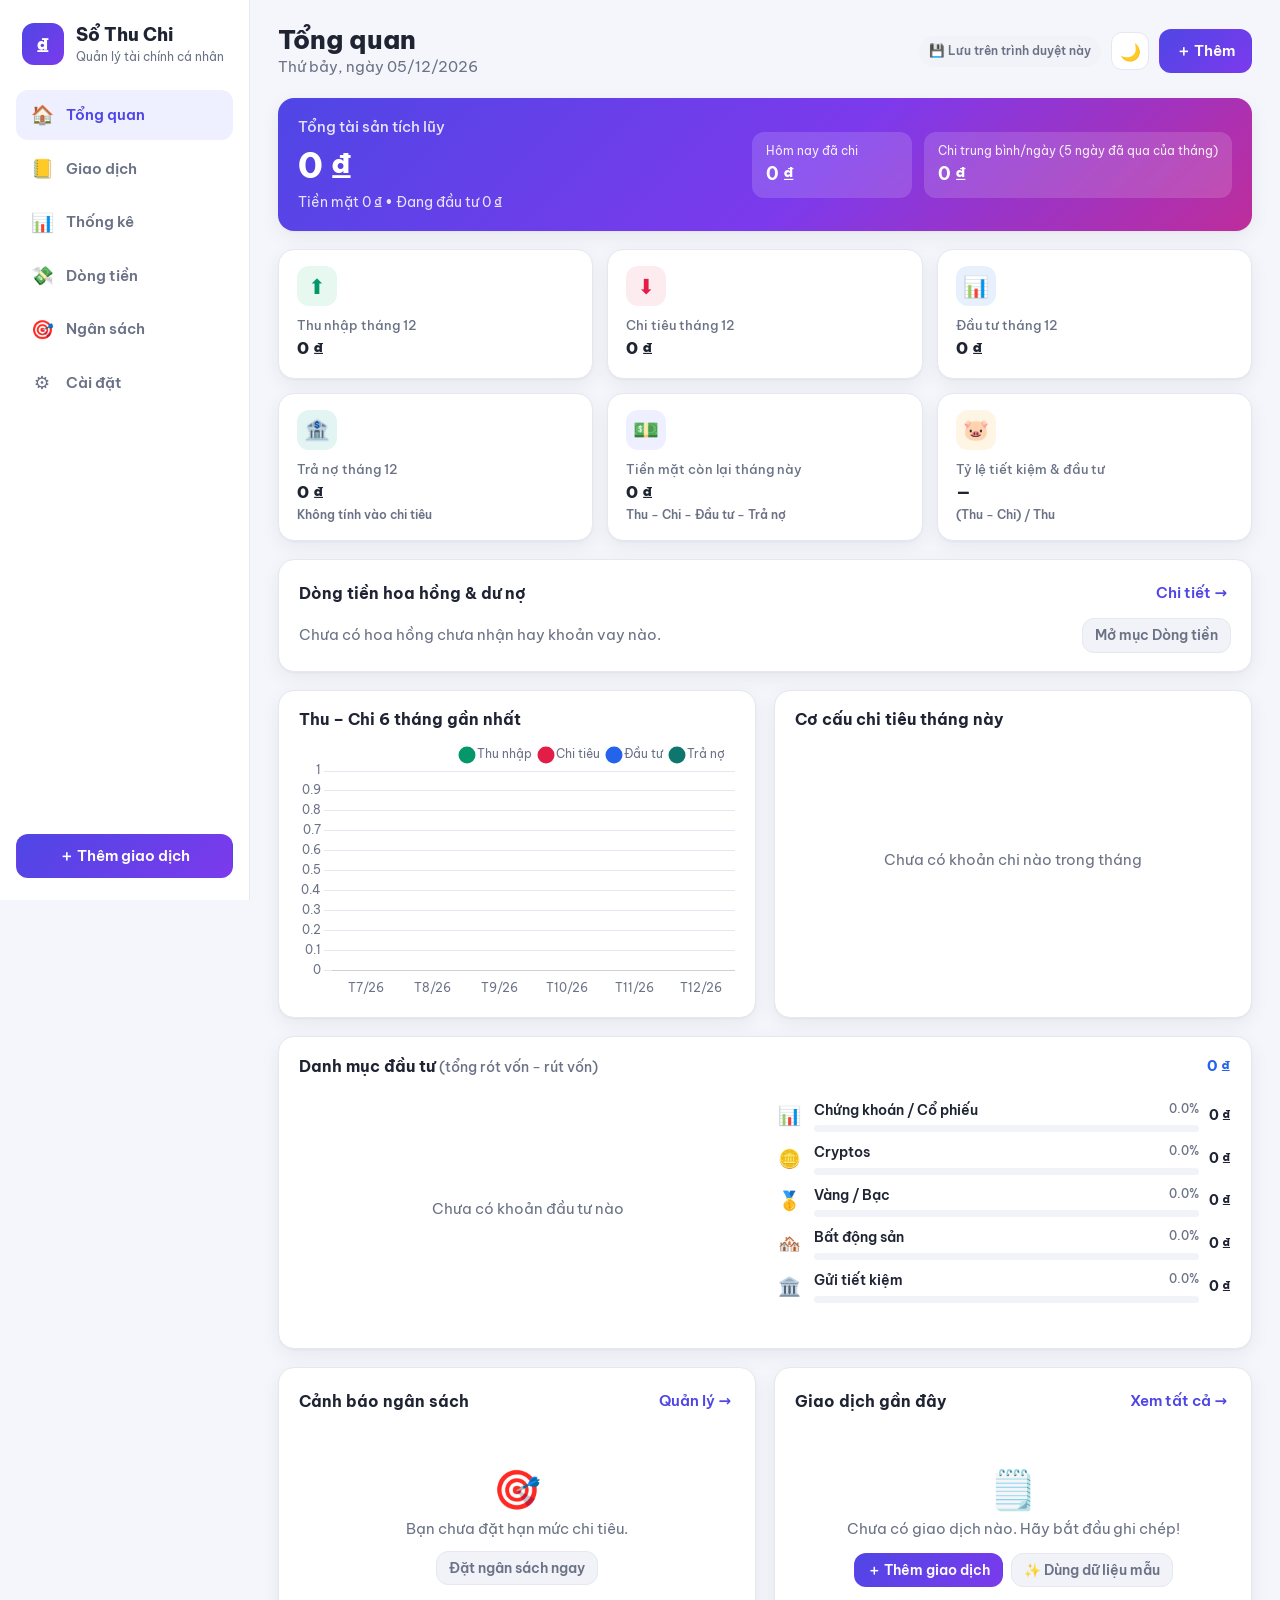
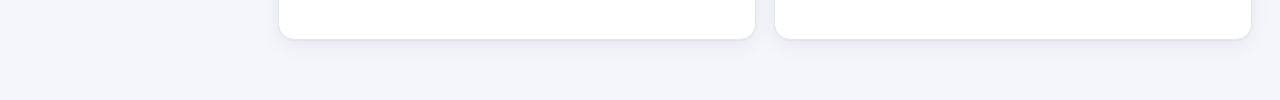
<file: index.html>
<!doctype html>
<html lang="vi">
<head>
  <meta charset="utf-8" />
  <meta name="viewport" content="width=device-width, initial-scale=1, viewport-fit=cover" />
  <title>Sổ Thu Chi – Quản lý chi tiêu cá nhân</title>
  <meta name="theme-color" content="#4f46e5" />
  <link rel="preconnect" href="https://fonts.googleapis.com" />
  <link rel="stylesheet" href="https://fonts.googleapis.com/css2?family=Be+Vietnam+Pro:wght@400;500;600;700;800&display=swap" />
  <link rel="stylesheet" href="css/style.css" />
  <script src="js/vendor/chart.umd.min.js" defer></script>
  <script src="js/vendor/xlsx.mini.min.js" defer></script>
  <script src="js/app.js" defer></script>
</head>
<body>
  <div class="app">
    <!-- Thanh điều hướng -->
    <aside class="sidebar">
      <div class="brand">
        <div class="brand-logo">₫</div>
        <div>
          <div class="brand-name">Sổ Thu Chi</div>
          <div class="brand-sub">Quản lý tài chính cá nhân</div>
        </div>
      </div>
      <nav class="nav" id="nav">
        <button class="nav-item active" data-view="dashboard"><span class="nav-ico">🏠</span><span>Tổng quan</span></button>
        <button class="nav-item" data-view="transactions"><span class="nav-ico">📒</span><span>Giao dịch</span></button>
        <button class="nav-item" data-view="reports"><span class="nav-ico">📊</span><span>Thống kê</span></button>
        <button class="nav-item" data-view="forecast"><span class="nav-ico">💸</span><span>Dòng tiền</span></button>
        <button class="nav-item" data-view="budgets"><span class="nav-ico">🎯</span><span>Ngân sách</span></button>
        <button class="nav-item" data-view="settings"><span class="nav-ico">⚙️</span><span>Cài đặt</span></button>
      </nav>
      <button class="btn btn-primary btn-add-side" data-action="add">＋ Thêm giao dịch</button>
    </aside>

    <main class="main">
      <header class="topbar">
        <div>
          <h1 id="viewTitle">Tổng quan</h1>
          <div class="muted" id="todayLabel"></div>
        </div>
        <div class="topbar-actions">
          <span class="sync wait" id="syncStatus"></span>
          <button class="icon-btn" id="themeToggle" title="Đổi giao diện sáng/tối">🌙</button>
          <button class="btn btn-primary hide-mobile" data-action="add">＋ Thêm</button>
        </div>
      </header>

      <!-- ============ TỔNG QUAN ============ -->
      <section class="view active" id="view-dashboard">
        <div class="hero card">
          <div class="hero-left">
            <div class="hero-label">Tổng tài sản tích lũy</div>
            <div class="hero-value" id="dbBalance">0 ₫</div>
            <div class="hero-sub" id="dbBalanceSub"></div>
          </div>
          <div class="hero-right">
            <div class="hero-mini"><span>Hôm nay đã chi</span><b id="dbToday">0 ₫</b></div>
            <div class="hero-mini"><span id="dbAvgLabel">Chi trung bình/ngày (tháng này)</span><b id="dbAvg">0 ₫</b></div>
          </div>
        </div>

        <div class="stats-grid" id="dbStats"></div>

        <div class="card">
          <div class="card-head">
            <h3>Dòng tiền hoa hồng &amp; dư nợ</h3>
            <button class="link-btn" data-goto="forecast">Chi tiết →</button>
          </div>
          <div id="dbForecast"></div>
        </div>

        <div class="grid-2">
          <div class="card">
            <div class="card-head"><h3>Thu – Chi 6 tháng gần nhất</h3></div>
            <div class="chart-box"><canvas id="dbTrendChart"></canvas></div>
          </div>
          <div class="card">
            <div class="card-head"><h3>Cơ cấu chi tiêu tháng này</h3></div>
            <div class="chart-box chart-pie"><canvas id="dbPieChart"></canvas></div>
            <div class="empty-chart hidden" id="dbPieEmpty">Chưa có khoản chi nào trong tháng</div>
            <div id="dbPieTable"></div>
          </div>
        </div>

        <div class="card">
          <div class="card-head">
            <h3>Danh mục đầu tư <span class="muted small" style="font-weight:500">(tổng rót vốn − rút vốn)</span></h3>
            <b class="invest-text" id="dbPortTotal"></b>
          </div>
          <div class="grid-2">
            <div>
              <div class="chart-box chart-pie"><canvas id="dbPortPie"></canvas></div>
              <div class="empty-chart hidden" id="dbPortEmpty">Chưa có khoản đầu tư nào</div>
            </div>
            <div class="cat-table" id="dbPortTable"></div>
          </div>
        </div>

        <div class="grid-2">
          <div class="card">
            <div class="card-head">
              <h3>Cảnh báo ngân sách</h3>
              <button class="link-btn" data-goto="budgets">Quản lý →</button>
            </div>
            <div id="dbBudgetAlerts"></div>
          </div>
          <div class="card">
            <div class="card-head">
              <h3>Giao dịch gần đây</h3>
              <button class="link-btn" data-goto="transactions">Xem tất cả →</button>
            </div>
            <div id="dbRecent"></div>
          </div>
        </div>
      </section>

      <!-- ============ GIAO DỊCH ============ -->
      <section class="view" id="view-transactions">
        <div class="card filters">
          <input type="search" id="fSearch" class="input" placeholder="🔍 Tìm theo ghi chú, danh mục..." />
          <select id="fType" class="input">
            <option value="all">Tất cả loại</option>
            <option value="income">Thu nhập</option>
            <option value="expense">Chi tiêu</option>
            <option value="invest">Đầu tư</option>
            <option value="repay">Trả nợ</option>
          </select>
          <select id="fCat" class="input"></select>
          <input type="date" id="fFrom" class="input" title="Từ ngày" />
          <input type="date" id="fTo" class="input" title="Đến ngày" />
          <button class="btn btn-ghost" id="fReset">Xóa lọc</button>
        </div>
        <div class="summary-strip" id="txSummary"></div>
        <div id="txList"></div>
      </section>

      <!-- ============ THỐNG KÊ ============ -->
      <section class="view" id="view-reports">
        <div class="card report-toolbar">
          <div class="segmented" id="periodTabs">
            <button data-period="day">Ngày</button>
            <button data-period="week">Tuần</button>
            <button data-period="month" class="active">Tháng</button>
            <button data-period="quarter">Quý</button>
            <button data-period="year">Năm</button>
          </div>
          <div class="period-nav">
            <button class="icon-btn" id="prevPeriod" title="Kỳ trước">‹</button>
            <div class="period-label" id="periodLabel"></div>
            <button class="icon-btn" id="nextPeriod" title="Kỳ sau">›</button>
            <button class="btn btn-ghost btn-sm" id="currentPeriod">Hiện tại</button>
            <button class="btn btn-ghost btn-sm" id="rpExcel" title="Xuất kỳ đang xem ra file Excel">⬇️ Excel</button>
          </div>
        </div>

        <div class="stats-grid" id="rpStats"></div>

        <div class="card">
          <div class="card-head"><h3 id="rpTrendTitle">Diễn biến thu – chi</h3></div>
          <div class="chart-box chart-lg"><canvas id="rpTrendChart"></canvas></div>
        </div>

        <div class="grid-2">
          <div class="card">
            <div class="card-head"><h3>Chi tiêu theo danh mục</h3></div>
            <div class="chart-box chart-pie"><canvas id="rpExpPie"></canvas></div>
            <div class="empty-chart hidden" id="rpExpEmpty">Không có khoản chi trong kỳ</div>
            <div id="rpExpTable"></div>
          </div>
          <div class="card">
            <div class="card-head"><h3>Thu nhập theo nguồn</h3></div>
            <div class="chart-box chart-pie"><canvas id="rpIncPie"></canvas></div>
            <div class="empty-chart hidden" id="rpIncEmpty">Không có khoản thu trong kỳ</div>
            <div id="rpIncTable"></div>
          </div>
        </div>

        <div class="card">
          <div class="card-head"><h3>Hoa hồng đã nhận theo căn</h3></div>
          <div id="rpCommTable"></div>
        </div>

        <div class="card">
          <div class="card-head"><h3>Đầu tư theo danh mục</h3></div>
          <div class="grid-2">
            <div>
              <div class="chart-box chart-pie"><canvas id="rpInvPie"></canvas></div>
              <div class="empty-chart hidden" id="rpInvEmpty">Không có khoản đầu tư trong kỳ</div>
            </div>
            <div id="rpInvTable"></div>
          </div>
        </div>

        <div class="card">
          <div class="card-head"><h3>Trả nợ theo hạng mục</h3></div>
          <div class="grid-2">
            <div>
              <div class="chart-box chart-pie"><canvas id="rpRepPie"></canvas></div>
              <div class="empty-chart hidden" id="rpRepEmpty">Không có khoản trả nợ trong kỳ</div>
            </div>
            <div id="rpRepTable"></div>
          </div>
        </div>
      </section>

      <!-- ============ NGÂN SÁCH ============ -->
      <section class="view" id="view-forecast">
        <div class="stats-grid" id="fcStats"></div>

        <div class="card">
          <div class="card-head">
            <div><h3 class="income-text">💰 Quản lý dòng tiền hoa hồng</h3><div class="muted small">Hoa hồng chưa nhận theo từng căn / khoản. Chưa tính vào thu nhập và tiền mặt; khi tiền về bấm “Nhận tiền” (nhận một phần thì sửa số tiền) để ghi vào thu nhập, gắn đúng căn và trừ phần còn lại.</div></div>
            <button type="button" class="btn btn-ghost btn-sm" id="commAddToggle">＋ Thêm căn / khoản</button>
          </div>
          <form class="comm-add hidden" id="commAddForm" autocomplete="off">
            <label class="fc-cell"><span>Mã căn / nội dung</span><input class="input" id="caCode" maxlength="40" placeholder="vd: H3-1806" required /></label>
            <label class="fc-cell"><span>Nhóm</span><select class="input" id="caGroup"><option value="banhang">Trong công ty · Bán hàng</option><option value="quanly">Trong công ty · Quản lý</option><option value="ngoai">Ngoài công ty</option></select></label>
            <label class="fc-cell"><span>Đợt</span><input class="input" id="caBatch" maxlength="40" placeholder="vd: Đợt 1" /></label>
            <label class="fc-cell"><span>Tổng hoa hồng (₫)</span><input class="input fc-amount" id="caTotal" inputmode="numeric" placeholder="0" /></label>
            <label class="fc-cell"><span>Đã nhận (₫)</span><input class="input fc-amount" id="caRecv" inputmode="numeric" placeholder="0" /></label>
            <label class="fc-cell"><span>Dự kiến nhận ngày</span><input type="date" class="input" id="caExp" /></label>
            <label class="fc-cell comm-add-note"><span>Ghi chú</span><input class="input" id="caNote" maxlength="120" placeholder="Ghi chú…" /></label>
            <div class="comm-add-foot"><button type="button" class="btn btn-ghost btn-sm" id="caCancel">Hủy</button><button type="submit" class="btn btn-primary btn-sm">Thêm vào danh sách</button></div>
          </form>
          <div class="loan-sum" id="commSum"></div>
          <div class="comm-due" id="commDue"></div>
          <div id="commList"></div>
        </div>

        <div class="card">
          <div class="card-head">
            <div><h3 class="repay-text">🏦 Dư nợ phải trả</h3><div class="muted small">Nhập dư nợ hiện tại của từng khoản vay. Mỗi khoản Trả nợ gắn với khoản vay sẽ được trừ dần vào dư nợ; lãi vay không trừ vào nợ gốc.</div></div>
            <button type="button" class="btn btn-ghost btn-sm" id="loanAdd">＋ Thêm khoản nợ</button>
          </div>
          <div class="loan-sum" id="loanSum"></div>
          <div class="fc-list" id="loanList"></div>
        </div>

      </section>

      <section class="view" id="view-budgets">
        <div class="card report-toolbar">
          <div>
            <h3 style="margin:0">Hạn mức chi tiêu hằng tháng</h3>
            <div class="muted small">Đặt hạn mức cho từng khoản chi để kiểm soát. Để trống = không giới hạn.</div>
          </div>
          <div class="period-nav">
            <button class="icon-btn" id="bPrev">‹</button>
            <div class="period-label" id="bLabel"></div>
            <button class="icon-btn" id="bNext">›</button>
          </div>
        </div>
        <div class="card budget-total" id="bTotal"></div>
        <div class="budget-list" id="bList"></div>
      </section>

      <!-- ============ CÀI ĐẶT ============ -->
      <section class="view" id="view-settings">
        <div class="card" id="exportCard">
          <h3>📊 Xuất dữ liệu ra Excel</h3>
          <p class="muted small">Tạo file Excel (.xlsx) gồm nhiều sheet, mở được bằng Excel, Google Sheets hoặc Numbers. Dòng tổng dùng công thức nên sửa số trong Excel vẫn tự cộng lại.</p>
          <div class="x-grid">
            <label class="field"><span>Khoảng thời gian</span>
              <select id="xRange" class="input">
                <option value="thisMonth">Tháng này</option>
                <option value="lastMonth">Tháng trước</option>
                <option value="thisQuarter">Quý này</option>
                <option value="thisYear">Năm nay</option>
                <option value="lastYear">Năm trước</option>
                <option value="all">Toàn bộ dữ liệu</option>
                <option value="custom">Tùy chọn ngày…</option>
              </select>
            </label>
            <div class="x-custom hidden" id="xCustom">
              <label class="field"><span>Từ ngày</span><input type="date" id="xFrom" class="input" /></label>
              <label class="field"><span>Đến ngày</span><input type="date" id="xTo" class="input" /></label>
            </div>
          </div>
          <div class="field"><span>Các sheet trong file</span><div class="x-sheets" id="xSheets"></div></div>
          <div class="x-foot">
            <span class="muted small" id="xSummary"></span>
            <button class="btn btn-primary" id="exportXlsx">⬇️ Xuất file Excel (.xlsx)</button>
          </div>
        </div>
        <div class="grid-2">
          <div class="card">
            <h3>Sao lưu & khôi phục</h3>
            <p class="muted small">Hãy sao lưu định kỳ ra file .json để luôn có một bản dự phòng.</p>
            <div class="btn-col">
              <button class="btn btn-primary" id="exportJson">⬇️ Sao lưu dữ liệu (.json)</button>
              <label class="btn btn-ghost">⬆️ Khôi phục từ file .json
                <input type="file" id="importJson" accept=".json,application/json" hidden />
              </label>
            </div>
          </div>
          <div class="card">
            <h3>Dữ liệu</h3>
            <p class="muted small">Nạp dữ liệu mẫu 12 tháng để dùng thử các tính năng thống kê.</p>
            <div class="btn-col">
              <button class="btn btn-ghost" id="loadSample">✨ Nạp dữ liệu mẫu</button>
              <button class="btn btn-danger" id="clearAll">🗑️ Xóa toàn bộ dữ liệu</button>
            </div>
          </div>
        </div>
        <div class="card">
          <h3>Danh mục</h3>
          <p class="muted small">Ghi chú cho từng hạng mục (sửa trực tiếp, tự lưu). Ghi chú hiện khi chọn hạng mục lúc nhập giao dịch và trên thẻ ngân sách.</p>
          <div class="grid-4">
            <div>
              <h4 class="income-text" id="incomeCatTitle">11 khoản thu nhập</h4>
              <div class="cat-notes" id="incomeCatList"></div>
            </div>
            <div>
              <h4 class="expense-text" id="expenseCatTitle">23 khoản chi tiêu</h4>
              <div class="cat-notes" id="expenseCatList"></div>
            </div>
            <div>
              <h4 class="invest-text" id="investCatTitle">5 khoản đầu tư</h4>
              <div class="cat-notes" id="investCatList"></div>
            </div>
            <div>
              <h4 class="repay-text" id="repayCatTitle">5 khoản trả nợ</h4>
              <div class="cat-notes" id="repayCatList"></div>
            </div>
          </div>
        </div>
      </section>
    </main>
  </div>

  <!-- Nút thêm nhanh (mobile) -->
  <button class="fab" data-action="add" aria-label="Thêm giao dịch">＋</button>

  <!-- ============ MODAL GIAO DỊCH ============ -->
  <div class="modal-backdrop hidden" id="txModal">
    <form class="modal" id="txForm" autocomplete="off">
      <div class="modal-head">
        <h3 id="txModalTitle">Thêm giao dịch</h3>
        <button type="button" class="icon-btn" data-close>✕</button>
      </div>
      <div class="type-toggle" id="typeToggle">
        <button type="button" data-type="expense" class="active expense">Chi tiêu</button>
        <button type="button" data-type="income" class="income">Thu nhập</button>
        <button type="button" data-type="invest" class="invest">Đầu tư</button>
        <button type="button" data-type="repay" class="repay">Trả nợ</button>
      </div>
      <div class="dir-toggle hidden" id="dirToggle">
        <button type="button" data-dir="in" class="active">📥 Rót vốn <small>(chuyển tiền vào đầu tư)</small></button>
        <button type="button" data-dir="out">📤 Rút vốn <small>(bán / tất toán về tiền mặt)</small></button>
      </div>
      <label class="field">
        <span>Số tiền</span>
        <div class="amount-wrap">
          <input type="text" inputmode="numeric" id="txAmount" class="input amount-input" placeholder="0" required />
          <span class="currency">₫</span>
        </div>
        <div class="quick-amounts" id="quickAmounts"></div>
      </label>
      <div class="field">
        <span>Danh mục</span>
        <div class="cat-grid" id="catGrid"></div>
        <div class="cat-hint" id="catHint"></div>
      </div>
      <div class="field hidden" id="commField">
        <span>Hoa hồng của căn / khoản nào</span>
        <select id="txComm" class="input"></select>
        <input class="input hidden" id="txUnit" maxlength="60" placeholder="Nhập mã căn / phần (vd: VM4-39 · Ngoài công ty)" />
        <small class="muted" id="commText"></small>
      </div>
      <label class="field hidden" id="loanField">
        <span>Trừ vào khoản nợ</span>
        <select id="txLoan" class="input"></select>
        <small class="muted" id="loanHint"></small>
      </label>
      <div class="field-row">
        <label class="field">
          <span>Ngày</span>
          <input type="date" id="txDate" class="input" required />
        </label>
        <label class="field">
          <span>Ghi chú giao dịch</span>
          <input type="text" id="txNote" class="input" maxlength="120" placeholder="Ví dụ: ăn trưa với đồng nghiệp" />
        </label>
      </div>
      <div class="modal-foot">
        <button type="button" class="btn btn-danger hidden" id="txDelete">Xóa</button>
        <span class="spacer"></span>
        <button type="button" class="btn btn-ghost" data-close>Hủy</button>
        <button type="submit" class="btn btn-primary">Lưu</button>
      </div>
    </form>
  </div>

  <!-- ============ HỘP THOẠI XÁC NHẬN ============ -->
  <div class="modal-backdrop hidden" id="confirmModal">
    <div class="modal confirm-box" role="alertdialog" aria-labelledby="confirmText">
      <p id="confirmText"></p>
      <div class="modal-foot">
        <span class="spacer"></span>
        <button type="button" class="btn btn-ghost" id="confirmCancel">Hủy</button>
        <button type="button" class="btn btn-danger" id="confirmOk">Đồng ý</button>
      </div>
    </div>
  </div>

  <div class="toast" id="toast"></div>
</body>
</html>
</file>
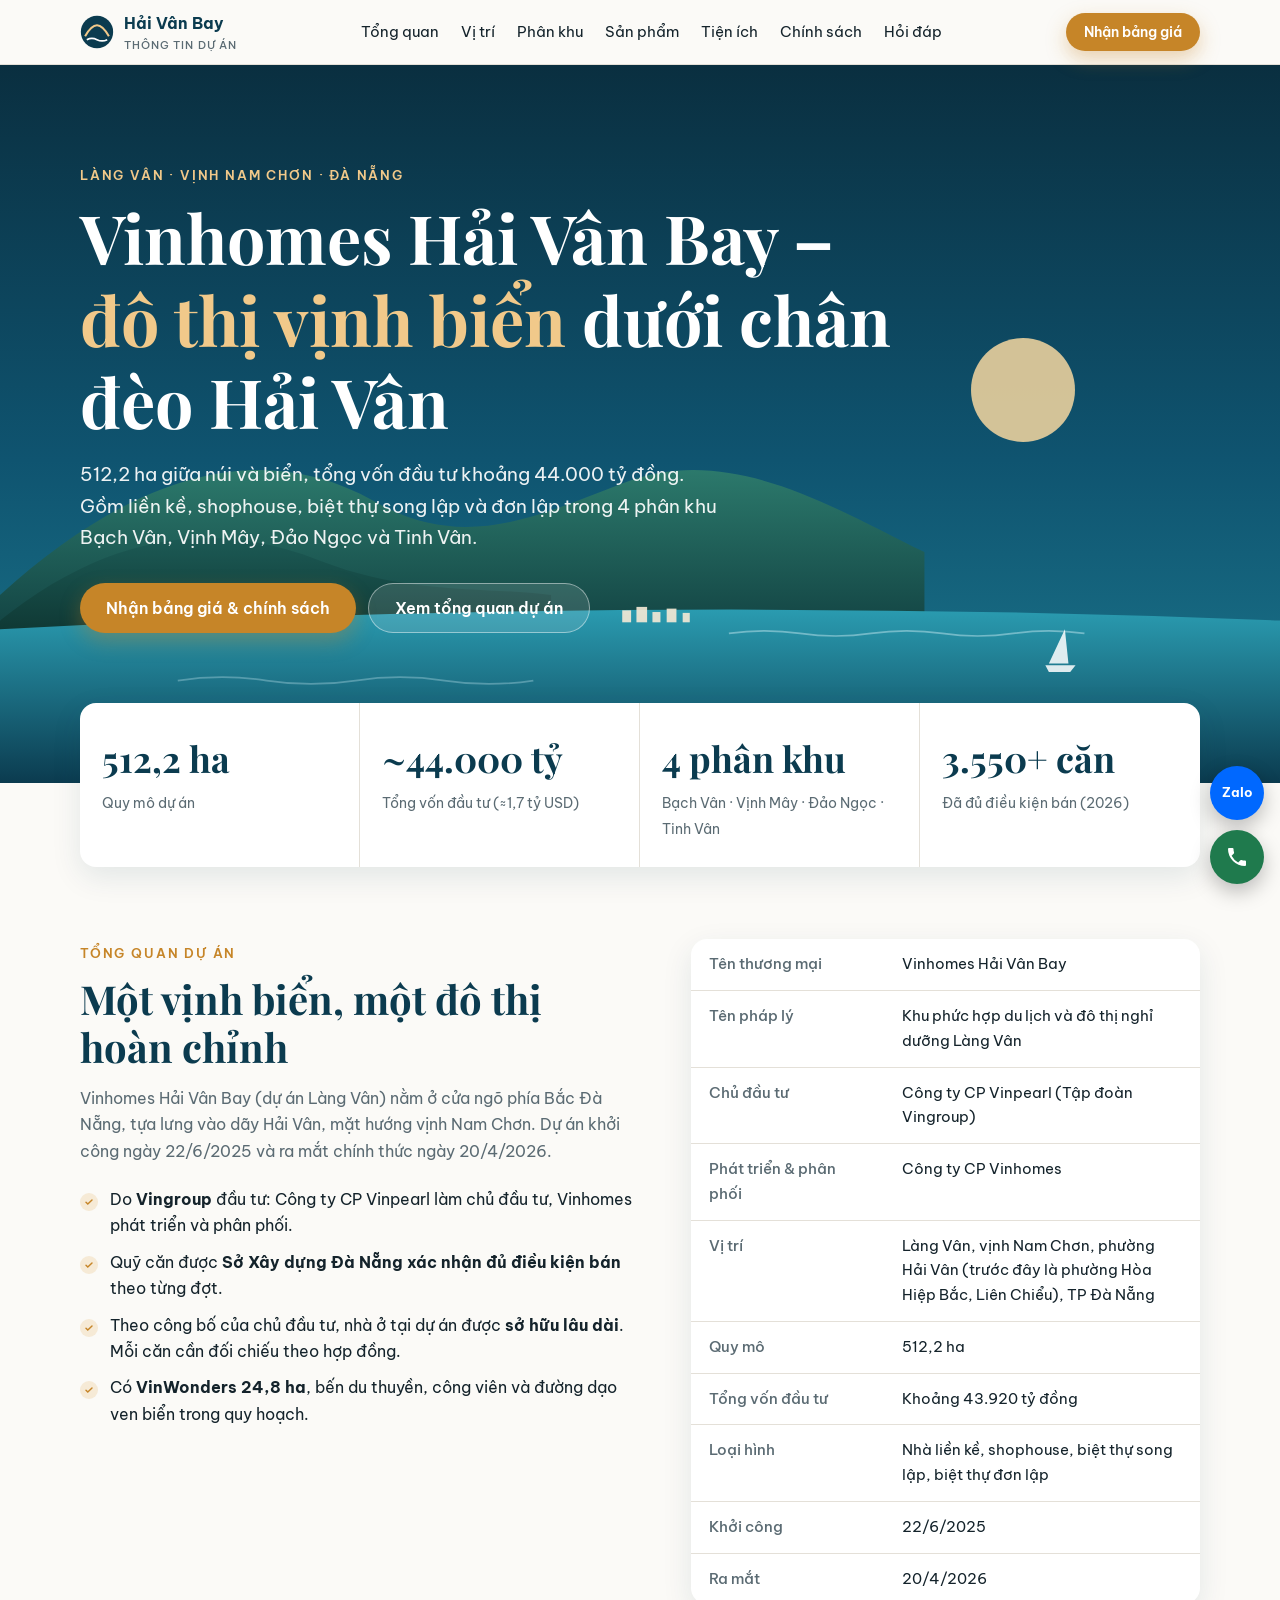
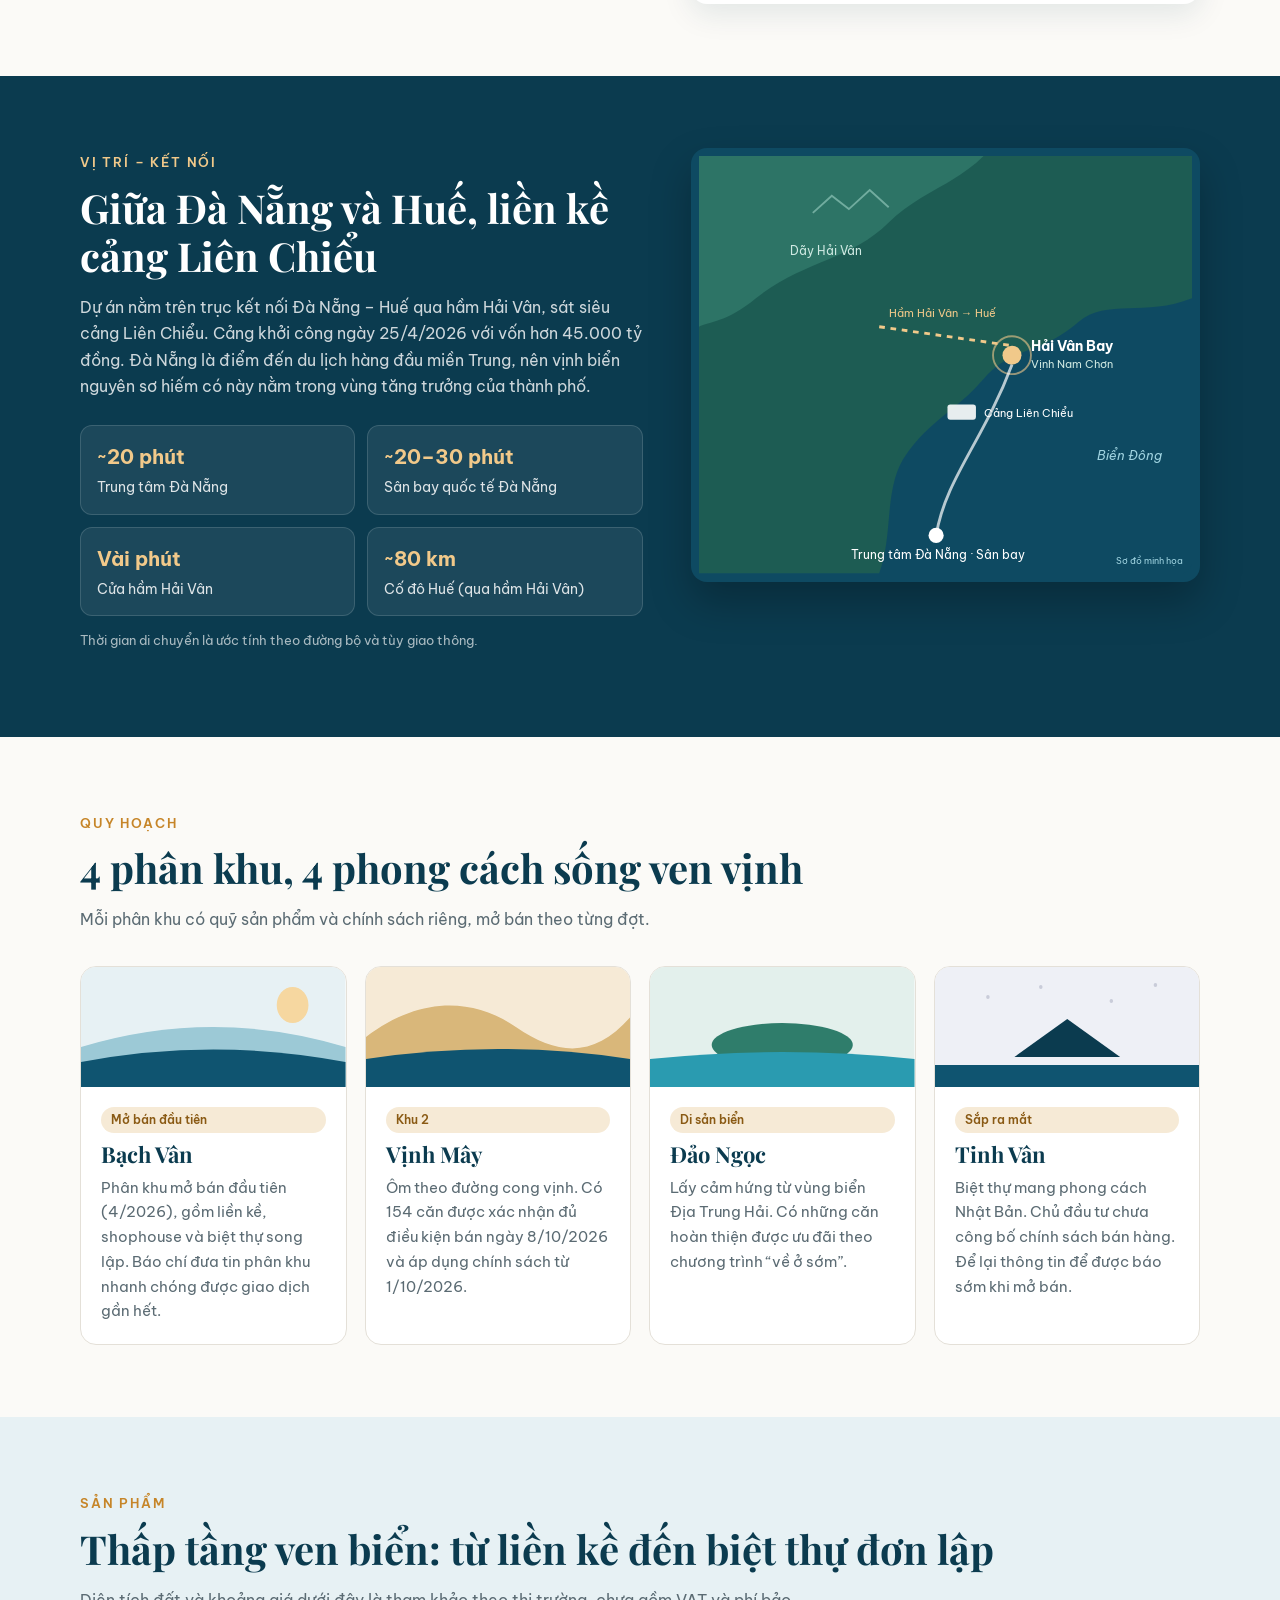
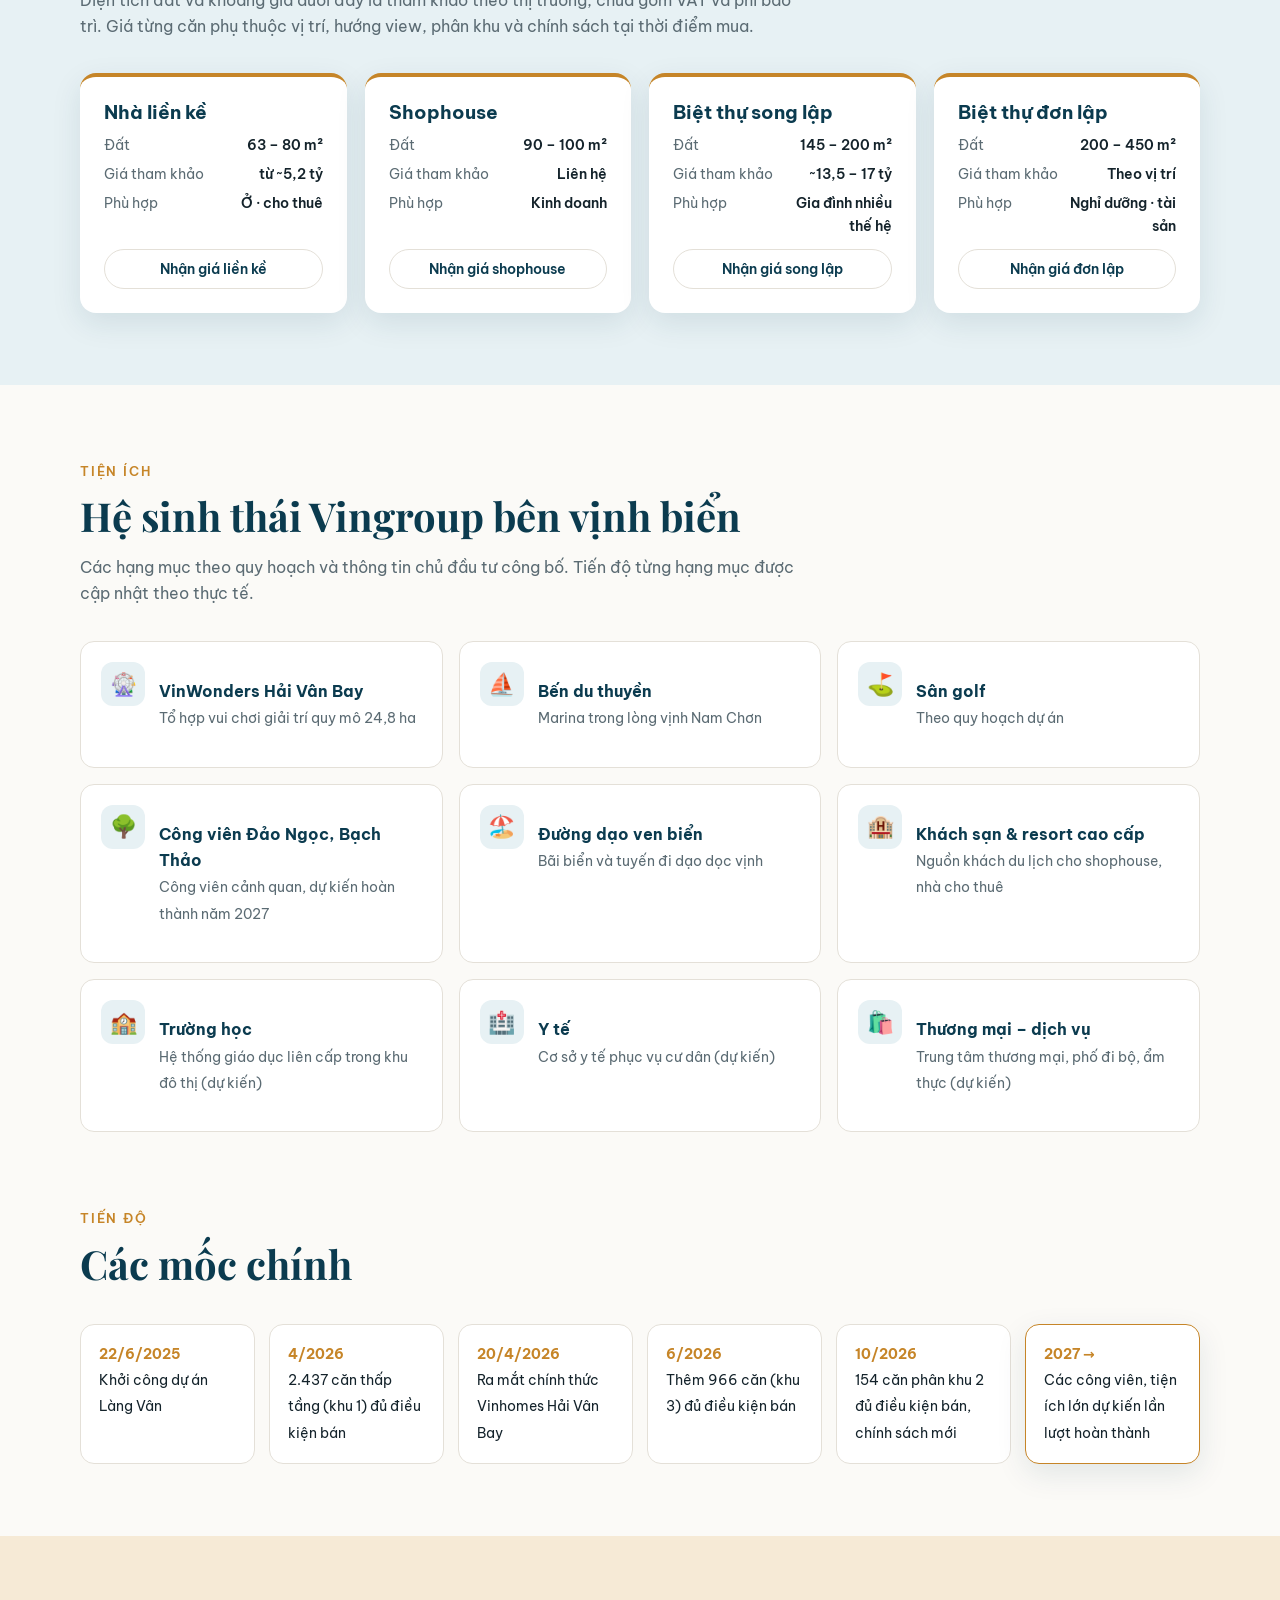
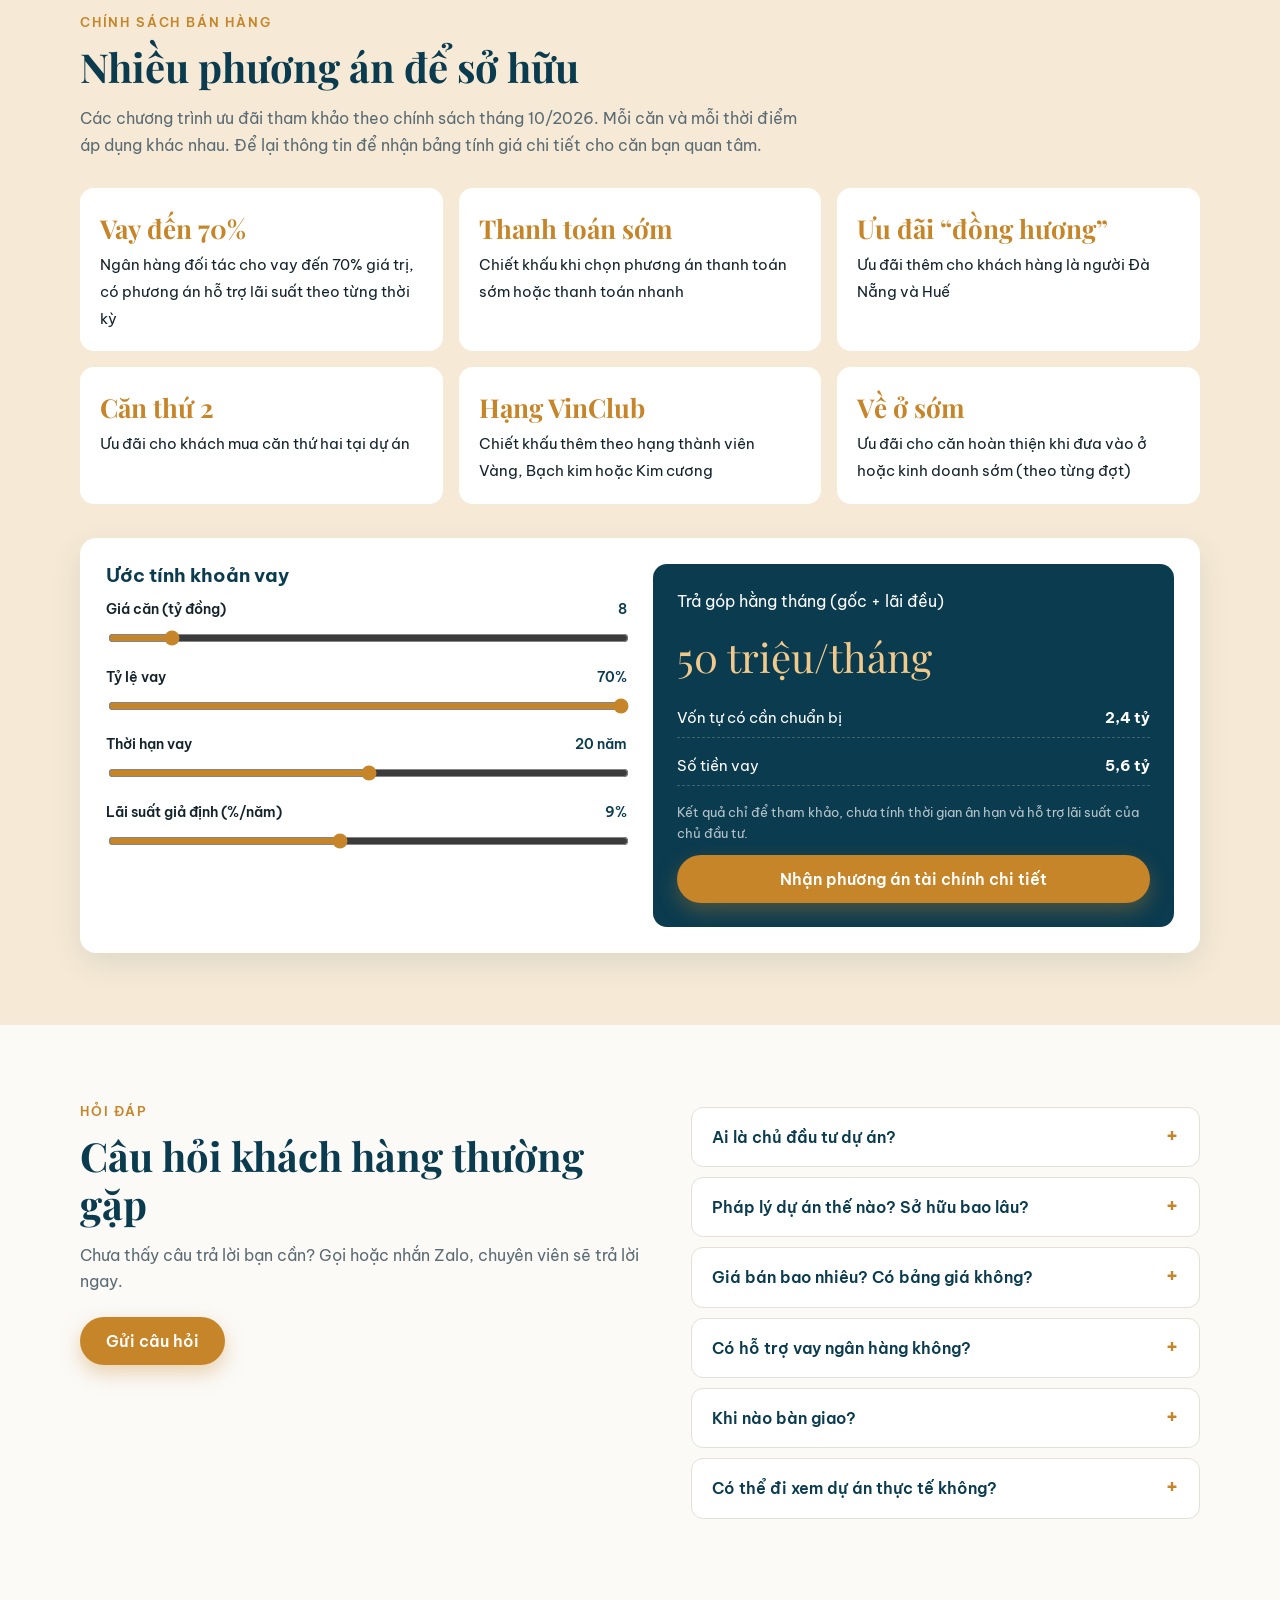
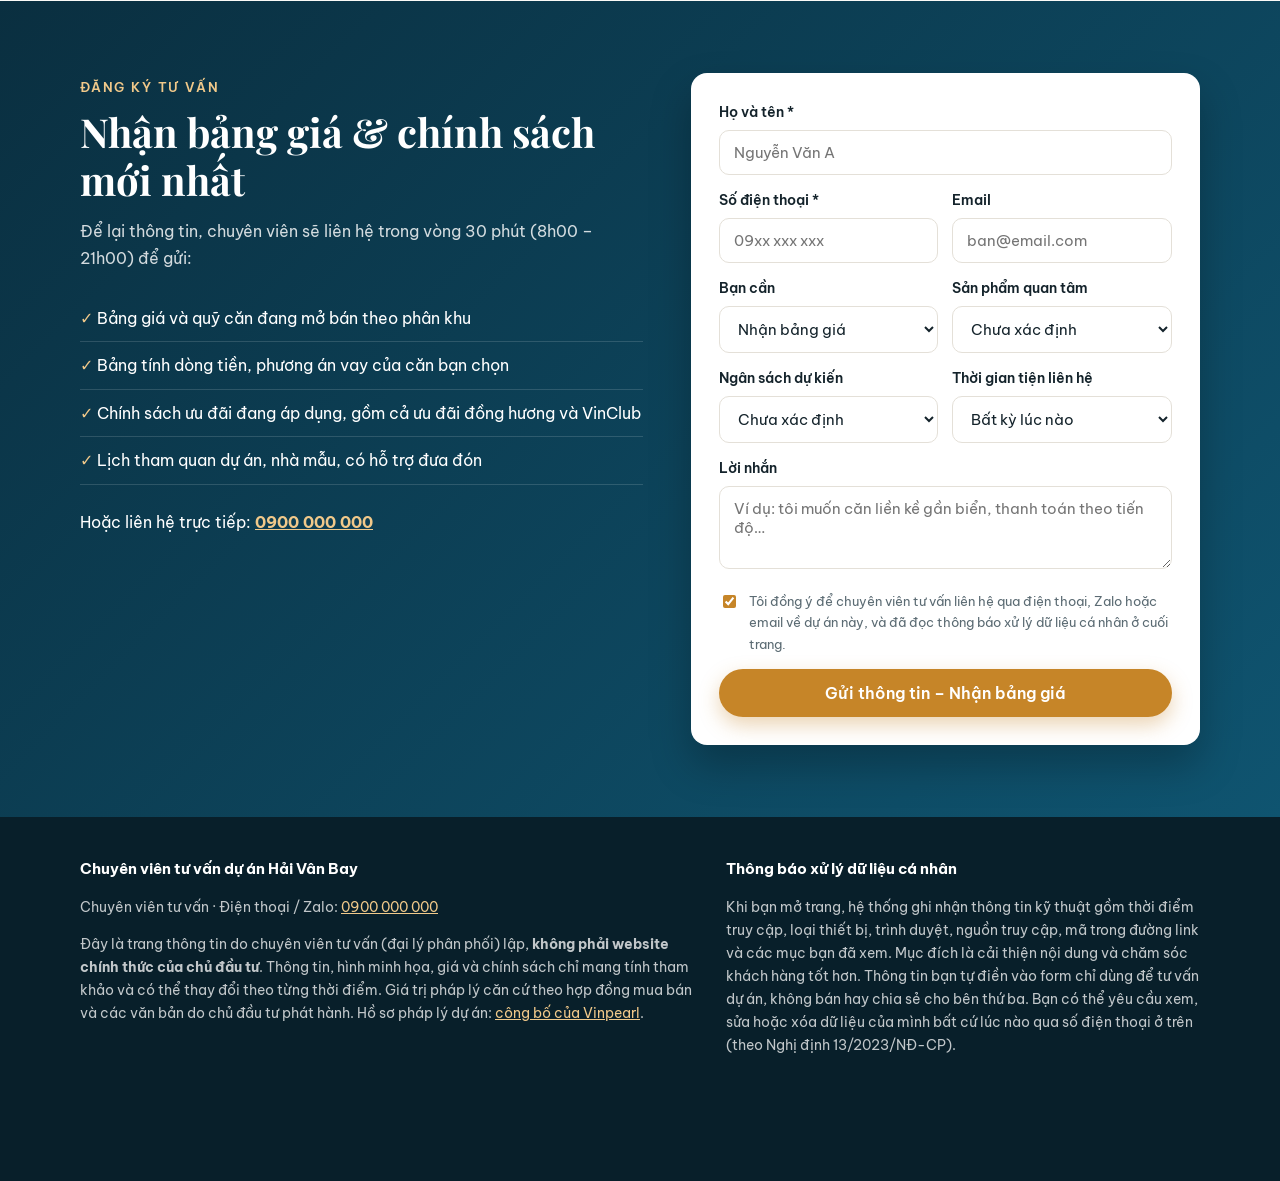
<file: hai-van-bay/index.html>
<!doctype html>
<html lang="vi">
<head>
<meta charset="utf-8">
<meta name="viewport" content="width=device-width,initial-scale=1,viewport-fit=cover">
<title>Vinhomes Hải Vân Bay – Đô thị vịnh biển dưới chân đèo Hải Vân</title>
<meta name="description" content="Thông tin dự án Vinhomes Hải Vân Bay (Làng Vân, Đà Nẵng): 512,2 ha, 4 phân khu Bạch Vân – Vịnh Mây – Đảo Ngọc – Tinh Vân, liền kề, shophouse, biệt thự. Nhận bảng giá và chính sách mới nhất.">
<meta name="theme-color" content="#0b3b4f">
<meta property="og:title" content="Vinhomes Hải Vân Bay – Đô thị vịnh biển dưới chân đèo Hải Vân">
<meta property="og:description" content="512,2 ha bên vịnh Nam Chơn, Đà Nẵng. Liền kề, shophouse, biệt thự song lập, đơn lập. Nhận bảng giá & chính sách mới nhất.">
<meta property="og:type" content="website">
<link rel="preconnect" href="https://fonts.googleapis.com">
<link rel="preconnect" href="https://fonts.gstatic.com" crossorigin>
<link rel="stylesheet" href="https://fonts.googleapis.com/css2?family=Be+Vietnam+Pro:wght@400;500;600;700&family=Playfair+Display:wght@600;700&display=swap&subset=vietnamese">
<style>
:root{
  --sea:#0b3b4f;--sea-2:#0f5470;--sea-3:#e7f1f4;--sand:#c68528;--sand-2:#f6ead6;--ink:#14232b;--muted:#5b6b73;
  --bg:#fbfaf7;--card:#ffffff;--line:#e4e0d8;--ok:#1f7a4d;--err:#b3261e;
  --r:16px;--shadow:0 10px 30px rgba(11,59,79,.10);
  --serif:'Playfair Display',Georgia,serif;--sans:'Be Vietnam Pro',system-ui,-apple-system,'Segoe UI',Roboto,sans-serif;
}
*{box-sizing:border-box}
html{scroll-behavior:smooth;scroll-padding-top:72px}
body{margin:0;background:var(--bg);color:var(--ink);font:16px/1.65 var(--sans);-webkit-font-smoothing:antialiased}
img,svg{max-width:100%;display:block}
a{color:inherit}
h1,h2,h3{line-height:1.2;margin:0}
h2{font-family:var(--serif);font-size:clamp(28px,4vw,40px);color:var(--sea)}
.wrap{max-width:1160px;margin:0 auto;padding:0 20px}
section{padding:72px 0}
.eyebrow{display:inline-block;font-size:13px;font-weight:600;letter-spacing:.14em;text-transform:uppercase;color:var(--sand);margin-bottom:10px}
.lead{color:var(--muted);max-width:720px;margin:14px 0 0}
.btn{display:inline-flex;align-items:center;justify-content:center;gap:8px;border:0;border-radius:999px;padding:14px 26px;font:600 16px var(--sans);cursor:pointer;text-decoration:none;transition:transform .15s,box-shadow .15s,background .15s}
.btn:hover{transform:translateY(-1px)}
.btn-gold{background:var(--sand);color:#fff;box-shadow:0 8px 20px rgba(198,133,40,.35)}
.btn-gold:hover{background:#b07420}
.btn-ghost{background:rgba(255,255,255,.12);color:#fff;border:1px solid rgba(255,255,255,.45)}
.btn-line{background:#fff;color:var(--sea);border:1px solid var(--line)}
.note{font-size:13px;color:var(--muted)}
.tag{display:inline-block;font-size:12px;font-weight:600;padding:3px 10px;border-radius:999px;background:var(--sand-2);color:#8a5a14}

/* Header */
header{position:sticky;top:0;z-index:50;background:rgba(251,250,247,.92);backdrop-filter:blur(10px);border-bottom:1px solid var(--line)}
.nav{display:flex;align-items:center;justify-content:space-between;height:64px;gap:16px}
.brand{display:flex;align-items:center;gap:10px;text-decoration:none;font-weight:700;color:var(--sea)}
.brand small{display:block;font-weight:500;font-size:11px;color:var(--muted);letter-spacing:.08em;text-transform:uppercase}
.menu{display:flex;gap:22px;font-size:15px}
.menu a{text-decoration:none;color:var(--ink)}
.menu a:hover{color:var(--sand)}
.nav .btn{padding:10px 18px;font-size:14px}
@media(max-width:900px){.menu{display:none}}

/* Hero */
.hero{position:relative;color:#fff;padding:0;overflow:hidden;background:linear-gradient(180deg,#0a2f40 0%,#0f5470 55%,#1d7a8f 100%)}
.hero svg.scene{position:absolute;inset:auto 0 0 0;width:100%;height:62%;pointer-events:none}
.hero .sun{position:absolute;right:16%;top:38%;width:104px;height:104px;border-radius:50%;background:#f6d7a0;opacity:.85}
@media(max-width:760px){.hero svg.scene{height:30%}.hero .sun{display:none}.hero .wrap{padding-top:48px!important}}
.hero .wrap{position:relative;padding-top:96px;padding-bottom:150px}
.hero h1{font-family:var(--serif);font-size:clamp(36px,6.2vw,68px);max-width:820px}
.hero h1 span{color:#f1c98a}
.hero p.sub{font-size:clamp(16px,2vw,19px);max-width:640px;opacity:.92;margin:18px 0 30px}
.hero .ctas{display:flex;flex-wrap:wrap;gap:12px}
.hero .hello{display:none;background:rgba(255,255,255,.12);border:1px solid rgba(255,255,255,.3);border-radius:12px;padding:10px 14px;margin-bottom:18px;max-width:560px}
.stats{position:relative;margin-top:-80px;z-index:2}
.stats .grid{display:grid;grid-template-columns:repeat(4,1fr);background:var(--card);border-radius:var(--r);box-shadow:var(--shadow);overflow:hidden}
.stat{padding:26px 22px;border-right:1px solid var(--line)}
.stat:last-child{border-right:0}
.stat b{display:block;font-family:var(--serif);font-size:clamp(26px,3.4vw,36px);color:var(--sea)}
.stat span{color:var(--muted);font-size:14px}
@media(max-width:760px){.stats .grid{grid-template-columns:1fr 1fr}.stat:nth-child(2){border-right:0}.stat:nth-child(-n+2){border-bottom:1px solid var(--line)}}

/* Overview */
.two{display:grid;grid-template-columns:1.05fr .95fr;gap:48px;align-items:start}
@media(max-width:900px){.two{grid-template-columns:1fr;gap:32px}}
table.facts{width:100%;border-collapse:collapse;background:var(--card);border-radius:var(--r);overflow:hidden;box-shadow:var(--shadow)}
.facts th,.facts td{text-align:left;padding:13px 18px;border-bottom:1px solid var(--line);vertical-align:top;font-size:15px}
.facts th{width:38%;color:var(--muted);font-weight:500}
.facts tr:last-child th,.facts tr:last-child td{border-bottom:0}
.check{list-style:none;padding:0;margin:22px 0 0}
.check li{position:relative;padding-left:30px;margin:10px 0}
.check li:before{content:"";position:absolute;left:0;top:7px;width:18px;height:18px;border-radius:50%;background:var(--sand-2) url("data:image/svg+xml,%3Csvg xmlns='http://www.w3.org/2000/svg' viewBox='0 0 20 20'%3E%3Cpath d='M5 10.5l3 3 7-7' fill='none' stroke='%23c68528' stroke-width='2.4' stroke-linecap='round'/%3E%3C/svg%3E") center/12px no-repeat}

/* Location */
.loc{background:var(--sea);color:#fff}
.loc h2{color:#fff}
.loc .lead{color:rgba(255,255,255,.8)}
.map{background:#0e4a62;border-radius:var(--r);padding:8px;box-shadow:0 20px 40px rgba(0,0,0,.25)}
.dist{display:grid;grid-template-columns:1fr 1fr;gap:12px;margin-top:26px}
.dist div{background:rgba(255,255,255,.07);border:1px solid rgba(255,255,255,.14);border-radius:12px;padding:14px 16px}
.dist b{display:block;font-size:20px;color:#f1c98a}
.dist span{font-size:14px;opacity:.85}

/* Cards */
.cards{display:grid;grid-template-columns:repeat(4,1fr);gap:18px;margin-top:34px}
@media(max-width:1000px){.cards{grid-template-columns:1fr 1fr}}
@media(max-width:560px){.cards{grid-template-columns:1fr}}
.card{background:var(--card);border:1px solid var(--line);border-radius:var(--r);overflow:hidden;display:flex;flex-direction:column}
.card .art{height:120px}
.card .body{padding:20px;flex:1;display:flex;flex-direction:column;gap:8px}
.card h3{font-family:var(--serif);font-size:22px;color:var(--sea)}
.card p{margin:0;color:var(--muted);font-size:15px}

/* Products */
.prod{display:grid;grid-template-columns:repeat(4,1fr);gap:18px;margin-top:34px}
@media(max-width:1000px){.prod{grid-template-columns:1fr 1fr}}
@media(max-width:560px){.prod{grid-template-columns:1fr}}
.prod .item{background:var(--card);border-radius:var(--r);padding:24px;box-shadow:var(--shadow);border-top:4px solid var(--sand);display:flex;flex-direction:column;gap:10px}
.prod h3{font-size:19px;color:var(--sea)}
.prod dl{margin:0;display:grid;grid-template-columns:auto 1fr;gap:6px 12px;font-size:14px}
.prod dt{color:var(--muted)}
.prod dd{margin:0;font-weight:600;text-align:right}
.prod .btn{margin-top:auto;padding:10px 16px;font-size:14px}

/* Amenities */
.amen{display:grid;grid-template-columns:repeat(3,1fr);gap:16px;margin-top:34px}
@media(max-width:900px){.amen{grid-template-columns:1fr 1fr}}
@media(max-width:560px){.amen{grid-template-columns:1fr}}
.amen div{background:var(--card);border:1px solid var(--line);border-radius:14px;padding:20px;display:flex;gap:14px;align-items:flex-start}
.amen i{flex:none;width:44px;height:44px;border-radius:12px;background:var(--sea-3);display:grid;place-items:center;font-style:normal;font-size:22px}
.amen b{display:block;color:var(--sea)}
.amen span{font-size:14px;color:var(--muted)}

/* Timeline */
.tl{position:relative;margin:36px 0 0;padding:0;list-style:none;display:grid;grid-template-columns:repeat(6,1fr);gap:14px}
.tl li{background:var(--card);border-radius:14px;padding:18px;border:1px solid var(--line);position:relative}
.tl li b{display:block;color:var(--sand);font-size:14px}
.tl li span{font-size:14px}
.tl li.now{border-color:var(--sand);box-shadow:var(--shadow)}
@media(max-width:1000px){.tl{grid-template-columns:1fr 1fr}}
@media(max-width:520px){.tl{grid-template-columns:1fr}}

/* Policy */
.policy{background:var(--sand-2)}
.pol{display:grid;grid-template-columns:repeat(3,1fr);gap:16px;margin-top:30px}
@media(max-width:900px){.pol{grid-template-columns:1fr 1fr}}
@media(max-width:560px){.pol{grid-template-columns:1fr}}
.pol div{background:#fff;border-radius:14px;padding:20px}
.pol b{display:block;font-family:var(--serif);font-size:26px;color:var(--sand)}
.pol span{font-size:15px}

/* Calculator */
.calc{background:var(--card);border-radius:var(--r);box-shadow:var(--shadow);padding:26px;display:grid;grid-template-columns:1fr 1fr;gap:26px;margin-top:34px}
@media(max-width:800px){.calc{grid-template-columns:1fr}}
.calc label{display:block;font-size:14px;font-weight:600;margin:12px 0 6px}
.calc output{float:right;color:var(--sea)}
.calc input[type=range]{width:100%;accent-color:var(--sand)}
.result{background:var(--sea);color:#fff;border-radius:14px;padding:24px;display:flex;flex-direction:column;gap:10px;justify-content:center}
.result .big{font-family:var(--serif);font-size:clamp(28px,4vw,40px);color:#f1c98a}
.result .row{display:flex;justify-content:space-between;font-size:15px;border-bottom:1px dashed rgba(255,255,255,.2);padding:6px 0}

/* FAQ */
details{background:var(--card);border:1px solid var(--line);border-radius:12px;padding:16px 20px;margin:10px 0}
summary{cursor:pointer;font-weight:600;color:var(--sea);list-style:none}
summary::-webkit-details-marker{display:none}
summary:after{content:"+";float:right;color:var(--sand);font-size:22px;line-height:1}
details[open] summary:after{content:"–"}
details p{margin:10px 0 0;color:var(--muted)}

/* Form */
.contact{background:linear-gradient(135deg,#0a2f40,#0f5470);color:#fff}
.contact h2{color:#fff}
.contact .lead{color:rgba(255,255,255,.82)}
form.lead-form{background:#fff;color:var(--ink);border-radius:var(--r);padding:28px;box-shadow:0 20px 40px rgba(0,0,0,.25)}
.f-grid{display:grid;grid-template-columns:1fr 1fr;gap:14px}
@media(max-width:560px){.f-grid{grid-template-columns:1fr}}
.f-grid .full{grid-column:1/-1}
.field label{display:block;font-size:14px;font-weight:600;margin-bottom:6px}
.field input,.field select,.field textarea{width:100%;padding:12px 14px;border:1px solid var(--line);border-radius:10px;font:15px var(--sans);background:#fff;color:var(--ink)}
.field input:focus,.field select:focus,.field textarea:focus{outline:2px solid var(--sand);outline-offset:0;border-color:transparent}
.field .err{display:none;color:var(--err);font-size:13px;margin-top:4px}
.field.invalid .err{display:block}
.field.invalid input{border-color:var(--err)}
.consent{display:flex;gap:10px;align-items:flex-start;font-size:13px;color:var(--muted)}
.consent input{margin-top:4px;accent-color:var(--sand)}
.hp{position:absolute;left:-9999px;width:1px;height:1px;opacity:0}
.form-msg{display:none;border-radius:10px;padding:12px 14px;margin-top:14px;font-size:15px}
.form-msg.ok{display:block;background:#e6f4ec;color:var(--ok)}
.form-msg.bad{display:block;background:#fbe9e7;color:var(--err)}
.perks{list-style:none;padding:0;margin:24px 0}
.perks li{padding:10px 0;border-bottom:1px solid rgba(255,255,255,.14)}
.perks li b{color:#f1c98a}

/* Footer */
footer{background:#081f2a;color:rgba(255,255,255,.75);padding:40px 0 110px;font-size:14px}
footer h4{color:#fff;margin:0 0 8px;font-size:15px}
footer .cols{display:grid;grid-template-columns:1.3fr 1fr;gap:30px}
@media(max-width:760px){footer .cols{grid-template-columns:1fr}}
footer a{color:#f1c98a}

/* Floating */
.float{position:fixed;right:16px;bottom:16px;z-index:60;display:flex;flex-direction:column;gap:10px}
.float a{width:54px;height:54px;border-radius:50%;display:grid;place-items:center;box-shadow:0 8px 20px rgba(0,0,0,.25);text-decoration:none;color:#fff;font-weight:700;font-size:13px}
.float .call{background:#1f7a4d;animation:pulse 2s infinite}
.float .zalo{background:#0068ff}
@keyframes pulse{0%{box-shadow:0 0 0 0 rgba(31,122,77,.5)}70%{box-shadow:0 0 0 14px rgba(31,122,77,0)}100%{box-shadow:0 0 0 0 rgba(31,122,77,0)}}
.mbar{display:none}
@media(max-width:640px){
  .float{bottom:78px}
  .mbar{display:grid;grid-template-columns:1fr 1fr;position:fixed;left:0;right:0;bottom:0;z-index:60;background:#fff;border-top:1px solid var(--line);padding:10px 12px calc(10px + env(safe-area-inset-bottom));gap:10px}
  .mbar .btn{padding:12px;font-size:15px}
}

/* Popup */
.pop{position:fixed;inset:0;background:rgba(8,31,42,.55);z-index:80;display:none;align-items:center;justify-content:center;padding:16px}
.pop.show{display:flex}
.pop .box{background:#fff;border-radius:var(--r);max-width:440px;width:100%;padding:28px;position:relative}
.pop .x{position:absolute;right:12px;top:8px;border:0;background:none;font-size:28px;cursor:pointer;color:var(--muted)}
.pop h3{font-family:var(--serif);color:var(--sea);font-size:24px;margin-bottom:8px}

.reveal{transition:transform .6s}
.js .reveal:not(.in){transform:translateY(14px)}
.reveal.in{transform:none}
@media(prefers-reduced-motion:reduce){.js .reveal:not(.in){transform:none}.float .call{animation:none}html{scroll-behavior:auto}}
</style>
</head>
<body>

<header>
  <div class="wrap nav">
    <a class="brand" href="#top" aria-label="Về đầu trang">
      <svg width="34" height="34" viewBox="0 0 40 40" aria-hidden="true"><circle cx="20" cy="20" r="19" fill="#0b3b4f"/><path d="M6 25c5-9 9-13 14-13s9 4 14 13" fill="none" stroke="#f1c98a" stroke-width="2.4"/><path d="M8 29c4-2 8-2 12 0s8 2 12 0" fill="none" stroke="#fff" stroke-width="2"/></svg>
      <span>Hải Vân Bay<small>Thông tin dự án</small></span>
    </a>
    <nav class="menu" aria-label="Mục lục">
      <a href="#tong-quan">Tổng quan</a><a href="#vi-tri">Vị trí</a><a href="#phan-khu">Phân khu</a><a href="#san-pham">Sản phẩm</a><a href="#tien-ich">Tiện ích</a><a href="#chinh-sach">Chính sách</a><a href="#hoi-dap">Hỏi đáp</a>
    </nav>
    <a class="btn btn-gold" href="#dang-ky" data-track="nav-nhan-bang-gia">Nhận bảng giá</a>
  </div>
</header>

<main id="top">
<!-- HERO -->
<section class="hero" id="hero" data-sec="Đầu trang">
  <div class="sun" aria-hidden="true"></div>
  <svg class="scene" viewBox="0 0 1440 520" preserveAspectRatio="none" aria-hidden="true">
    <defs>
      <linearGradient id="m1" x1="0" y1="0" x2="0" y2="1"><stop offset="0" stop-color="#2f7d6b"/><stop offset="1" stop-color="#14433f"/></linearGradient>
      <linearGradient id="m2" x1="0" y1="0" x2="0" y2="1"><stop offset="0" stop-color="#1c5a55"/><stop offset="1" stop-color="#0d332f"/></linearGradient>
      <linearGradient id="sea" x1="0" y1="0" x2="0" y2="1"><stop offset="0" stop-color="#2a9bb0"/><stop offset="1" stop-color="#0b3b4f"/></linearGradient>
    </defs>
    <path d="M0 300 C160 150 300 120 420 190 C520 250 600 210 700 170 C820 120 940 200 1040 250 L1040 330 L0 330Z" fill="url(#m1)" opacity=".9"/>
    <path d="M0 330 C120 230 240 210 360 260 C460 300 540 290 620 300 L620 360 L0 360Z" fill="url(#m2)"/>
    <path d="M0 340 Q720 300 1440 330 L1440 520 L0 520Z" fill="url(#sea)"/>
    <path d="M820 345 q40 -6 80 0 t80 0 t80 0 t80 0 t80 0" fill="none" stroke="#bfe6ee" stroke-width="2" opacity=".5"/>
    <path d="M200 400 q50 -8 100 0 t100 0 t100 0 t100 0" fill="none" stroke="#bfe6ee" stroke-width="2" opacity=".35"/>
    <path d="M600 450 q60 -8 120 0 t120 0 t120 0 t120 0" fill="none" stroke="#bfe6ee" stroke-width="2" opacity=".3"/>
    <g fill="#f6ead6" opacity=".9"><rect x="700" y="318" width="10" height="14"/><rect x="716" y="314" width="12" height="18"/><rect x="734" y="320" width="9" height="12"/><rect x="750" y="316" width="11" height="16"/><rect x="768" y="321" width="8" height="11"/></g>
    <path d="M1180 380 l18 -40 l4 40z M1176 382 h34 l-6 8 h-24z" fill="#fff" opacity=".85"/>
  </svg>
  <div class="wrap">
    <div class="hello" id="hello"></div>
    <span class="eyebrow" style="color:#f1c98a">Làng Vân · Vịnh Nam Chơn · Đà Nẵng</span>
    <h1>Vinhomes Hải Vân Bay – <span>đô thị vịnh biển</span> dưới chân đèo Hải Vân</h1>
    <p class="sub">512,2 ha giữa núi và biển, tổng vốn đầu tư khoảng 44.000 tỷ đồng. Gồm liền kề, shophouse, biệt thự song lập và đơn lập trong 4 phân khu Bạch Vân, Vịnh Mây, Đảo Ngọc và Tinh Vân.</p>
    <div class="ctas">
      <a class="btn btn-gold" href="#dang-ky" data-track="hero-nhan-bang-gia">Nhận bảng giá & chính sách</a>
      <a class="btn btn-ghost" href="#tong-quan" data-track="hero-xem-tong-quan">Xem tổng quan dự án</a>
    </div>
  </div>
</section>

<div class="stats wrap">
  <div class="grid">
    <div class="stat"><b>512,2 ha</b><span>Quy mô dự án</span></div>
    <div class="stat"><b>~44.000 tỷ</b><span>Tổng vốn đầu tư (≈1,7 tỷ USD)</span></div>
    <div class="stat"><b>4 phân khu</b><span>Bạch Vân · Vịnh Mây · Đảo Ngọc · Tinh Vân</span></div>
    <div class="stat"><b>3.550+ căn</b><span>Đã đủ điều kiện bán (2026)</span></div>
  </div>
</div>

<!-- TỔNG QUAN -->
<section id="tong-quan" data-sec="Tổng quan">
  <div class="wrap two">
    <div class="reveal">
      <span class="eyebrow">Tổng quan dự án</span>
      <h2>Một vịnh biển, một đô thị hoàn chỉnh</h2>
      <p class="lead">Vinhomes Hải Vân Bay (dự án Làng Vân) nằm ở cửa ngõ phía Bắc Đà Nẵng, tựa lưng vào dãy Hải Vân, mặt hướng vịnh Nam Chơn. Dự án khởi công ngày 22/6/2025 và ra mắt chính thức ngày 20/4/2026.</p>
      <ul class="check">
        <li>Do <b>Vingroup</b> đầu tư: Công ty CP Vinpearl làm chủ đầu tư, Vinhomes phát triển và phân phối.</li>
        <li>Quỹ căn được <b>Sở Xây dựng Đà Nẵng xác nhận đủ điều kiện bán</b> theo từng đợt.</li>
        <li>Theo công bố của chủ đầu tư, nhà ở tại dự án được <b>sở hữu lâu dài</b>. Mỗi căn cần đối chiếu theo hợp đồng.</li>
        <li>Có <b>VinWonders 24,8 ha</b>, bến du thuyền, công viên và đường dạo ven biển trong quy hoạch.</li>
      </ul>
    </div>
    <table class="facts reveal">
      <tr><th>Tên thương mại</th><td>Vinhomes Hải Vân Bay</td></tr>
      <tr><th>Tên pháp lý</th><td>Khu phức hợp du lịch và đô thị nghỉ dưỡng Làng Vân</td></tr>
      <tr><th>Chủ đầu tư</th><td>Công ty CP Vinpearl (Tập đoàn Vingroup)</td></tr>
      <tr><th>Phát triển & phân phối</th><td>Công ty CP Vinhomes</td></tr>
      <tr><th>Vị trí</th><td>Làng Vân, vịnh Nam Chơn, phường Hải Vân (trước đây là phường Hòa Hiệp Bắc, Liên Chiểu), TP Đà Nẵng</td></tr>
      <tr><th>Quy mô</th><td>512,2 ha</td></tr>
      <tr><th>Tổng vốn đầu tư</th><td>Khoảng 43.920 tỷ đồng</td></tr>
      <tr><th>Loại hình</th><td>Nhà liền kề, shophouse, biệt thự song lập, biệt thự đơn lập</td></tr>
      <tr><th>Khởi công</th><td>22/6/2025</td></tr>
      <tr><th>Ra mắt</th><td>20/4/2026</td></tr>
    </table>
  </div>
</section>

<!-- VỊ TRÍ -->
<section class="loc" id="vi-tri" data-sec="Vị trí">
  <div class="wrap two">
    <div class="reveal">
      <span class="eyebrow" style="color:#f1c98a">Vị trí – kết nối</span>
      <h2>Giữa Đà Nẵng và Huế, liền kề cảng Liên Chiểu</h2>
      <p class="lead">Dự án nằm trên trục kết nối Đà Nẵng – Huế qua hầm Hải Vân, sát siêu cảng Liên Chiểu. Cảng khởi công ngày 25/4/2026 với vốn hơn 45.000 tỷ đồng. Đà Nẵng là điểm đến du lịch hàng đầu miền Trung, nên vịnh biển nguyên sơ hiếm có này nằm trong vùng tăng trưởng của thành phố.</p>
      <div class="dist">
        <div><b>~20 phút</b><span>Trung tâm Đà Nẵng</span></div>
        <div><b>~20–30 phút</b><span>Sân bay quốc tế Đà Nẵng</span></div>
        <div><b>Vài phút</b><span>Cửa hầm Hải Vân</span></div>
        <div><b>~80 km</b><span>Cố đô Huế (qua hầm Hải Vân)</span></div>
      </div>
      <p class="note" style="color:rgba(255,255,255,.65);margin-top:14px">Thời gian di chuyển là ước tính theo đường bộ và tùy giao thông.</p>
    </div>
    <div class="map reveal">
      <svg viewBox="0 0 520 440" role="img" aria-label="Sơ đồ vị trí minh họa: dự án nằm ở vịnh Nam Chơn, phía Bắc Đà Nẵng, cạnh cảng Liên Chiểu và hầm Hải Vân">
        <rect width="520" height="440" rx="12" fill="#0e4a62"/>
        <path d="M0 0 H520 V150 C470 170 430 150 400 175 C360 210 330 200 300 235 C270 270 240 280 215 320 C195 355 205 400 190 440 H0Z" fill="#1d5c53"/>
        <path d="M0 0 H300 C270 30 230 40 200 70 C160 110 110 110 60 150 C30 175 10 175 0 180Z" fill="#2d7466"/>
        <path d="M120 60 l20 -18 l18 14 l22 -20 l20 18" fill="none" stroke="#9fd3c5" stroke-width="2" opacity=".6"/>
        <text x="96" y="104" fill="#cfe9e2" font-size="13" font-family="Be Vietnam Pro, sans-serif">Dãy Hải Vân</text>
        <path d="M190 180 L330 200" stroke="#f1c98a" stroke-width="3" stroke-dasharray="6 6"/>
        <text x="200" y="170" fill="#f1c98a" font-size="12" font-family="Be Vietnam Pro, sans-serif">Hầm Hải Vân → Huế</text>
        <circle cx="330" cy="210" r="10" fill="#f1c98a"/><circle cx="330" cy="210" r="20" fill="none" stroke="#f1c98a" stroke-width="2" opacity=".6"/>
        <text x="350" y="206" fill="#fff" font-size="15" font-weight="700" font-family="Be Vietnam Pro, sans-serif">Hải Vân Bay</text>
        <text x="350" y="224" fill="#cfe9e2" font-size="12" font-family="Be Vietnam Pro, sans-serif">Vịnh Nam Chơn</text>
        <rect x="262" y="262" width="30" height="16" rx="3" fill="#fff" opacity=".9"/>
        <text x="300" y="275" fill="#fff" font-size="12" font-family="Be Vietnam Pro, sans-serif">Cảng Liên Chiểu</text>
        <path d="M330 220 C300 300 260 340 250 400" stroke="#fff" stroke-width="3" fill="none" opacity=".7"/>
        <circle cx="250" cy="400" r="8" fill="#fff"/>
        <text x="160" y="425" fill="#fff" font-size="13" font-family="Be Vietnam Pro, sans-serif">Trung tâm Đà Nẵng · Sân bay</text>
        <text x="420" y="320" fill="#9fd3e0" font-size="14" font-style="italic" font-family="Be Vietnam Pro, sans-serif">Biển Đông</text>
        <text x="440" y="430" fill="#9fd3e0" font-size="10" font-family="Be Vietnam Pro, sans-serif">Sơ đồ minh họa</text>
      </svg>
    </div>
  </div>
</section>

<!-- PHÂN KHU -->
<section id="phan-khu" data-sec="Phân khu">
  <div class="wrap">
    <span class="eyebrow">Quy hoạch</span>
    <h2>4 phân khu, 4 phong cách sống ven vịnh</h2>
    <p class="lead">Mỗi phân khu có quỹ sản phẩm và chính sách riêng, mở bán theo từng đợt.</p>
    <div class="cards">
      <article class="card reveal">
        <svg class="art" viewBox="0 0 300 120" preserveAspectRatio="none" aria-hidden="true"><rect width="300" height="120" fill="#e7f1f4"/><circle cx="240" cy="38" r="18" fill="#f6d7a0"/><path d="M0 80 Q150 40 300 80 V120 H0Z" fill="#9cc9d6"/><path d="M0 95 Q150 70 300 95 V120 H0Z" fill="#0f5470"/></svg>
        <div class="body"><span class="tag">Mở bán đầu tiên</span><h3>Bạch Vân</h3><p>Phân khu mở bán đầu tiên (4/2026), gồm liền kề, shophouse và biệt thự song lập. Báo chí đưa tin phân khu nhanh chóng được giao dịch gần hết.</p></div>
      </article>
      <article class="card reveal">
        <svg class="art" viewBox="0 0 300 120" preserveAspectRatio="none" aria-hidden="true"><rect width="300" height="120" fill="#f6ead6"/><path d="M0 70 C60 30 120 30 170 60 S260 90 300 50 V120 H0Z" fill="#d9b77a"/><path d="M0 92 Q150 72 300 92 V120 H0Z" fill="#0f5470"/></svg>
        <div class="body"><span class="tag">Khu 2</span><h3>Vịnh Mây</h3><p>Ôm theo đường cong vịnh. Có 154 căn được xác nhận đủ điều kiện bán ngày 8/10/2026 và áp dụng chính sách từ 1/10/2026.</p></div>
      </article>
      <article class="card reveal">
        <svg class="art" viewBox="0 0 300 120" preserveAspectRatio="none" aria-hidden="true"><rect width="300" height="120" fill="#e3f0ec"/><ellipse cx="150" cy="78" rx="80" ry="22" fill="#2f7d6b"/><path d="M0 92 Q150 78 300 92 V120 H0Z" fill="#2a9bb0"/></svg>
        <div class="body"><span class="tag">Di sản biển</span><h3>Đảo Ngọc</h3><p>Lấy cảm hứng từ vùng biển Địa Trung Hải. Có những căn hoàn thiện được ưu đãi theo chương trình “về ở sớm”.</p></div>
      </article>
      <article class="card reveal">
        <svg class="art" viewBox="0 0 300 120" preserveAspectRatio="none" aria-hidden="true"><rect width="300" height="120" fill="#eef0f6"/><g fill="#c9ccd9"><circle cx="60" cy="30" r="2"/><circle cx="120" cy="20" r="2"/><circle cx="200" cy="34" r="2"/><circle cx="250" cy="18" r="2"/></g><path d="M90 90 L150 52 L210 90Z" fill="#0b3b4f"/><path d="M0 98 H300 V120 H0Z" fill="#0f5470"/></svg>
        <div class="body"><span class="tag">Sắp ra mắt</span><h3>Tinh Vân</h3><p>Biệt thự mang phong cách Nhật Bản. Chủ đầu tư chưa công bố chính sách bán hàng. Để lại thông tin để được báo sớm khi mở bán.</p></div>
      </article>
    </div>
  </div>
</section>

<!-- SẢN PHẨM -->
<section id="san-pham" style="background:var(--sea-3)" data-sec="Sản phẩm">
  <div class="wrap">
    <span class="eyebrow">Sản phẩm</span>
    <h2>Thấp tầng ven biển: từ liền kề đến biệt thự đơn lập</h2>
    <p class="lead">Diện tích đất và khoảng giá dưới đây là tham khảo theo thị trường, chưa gồm VAT và phí bảo trì. Giá từng căn phụ thuộc vị trí, hướng view, phân khu và chính sách tại thời điểm mua.</p>
    <div class="prod">
      <div class="item reveal"><h3>Nhà liền kề</h3><dl><dt>Đất</dt><dd>63 – 80 m²</dd><dt>Giá tham khảo</dt><dd>từ ~5,2 tỷ</dd><dt>Phù hợp</dt><dd>Ở · cho thuê</dd></dl><a class="btn btn-line" href="#dang-ky" data-product="Nhà liền kề" data-track="sp-lien-ke">Nhận giá liền kề</a></div>
      <div class="item reveal"><h3>Shophouse</h3><dl><dt>Đất</dt><dd>90 – 100 m²</dd><dt>Giá tham khảo</dt><dd>Liên hệ</dd><dt>Phù hợp</dt><dd>Kinh doanh</dd></dl><a class="btn btn-line" href="#dang-ky" data-product="Shophouse" data-track="sp-shophouse">Nhận giá shophouse</a></div>
      <div class="item reveal"><h3>Biệt thự song lập</h3><dl><dt>Đất</dt><dd>145 – 200 m²</dd><dt>Giá tham khảo</dt><dd>~13,5 – 17 tỷ</dd><dt>Phù hợp</dt><dd>Gia đình nhiều thế hệ</dd></dl><a class="btn btn-line" href="#dang-ky" data-product="Biệt thự song lập" data-track="sp-song-lap">Nhận giá song lập</a></div>
      <div class="item reveal"><h3>Biệt thự đơn lập</h3><dl><dt>Đất</dt><dd>200 – 450 m²</dd><dt>Giá tham khảo</dt><dd>Theo vị trí</dd><dt>Phù hợp</dt><dd>Nghỉ dưỡng · tài sản</dd></dl><a class="btn btn-line" href="#dang-ky" data-product="Biệt thự đơn lập" data-track="sp-don-lap">Nhận giá đơn lập</a></div>
    </div>
  </div>
</section>

<!-- TIỆN ÍCH -->
<section id="tien-ich" data-sec="Tiện ích">
  <div class="wrap">
    <span class="eyebrow">Tiện ích</span>
    <h2>Hệ sinh thái Vingroup bên vịnh biển</h2>
    <p class="lead">Các hạng mục theo quy hoạch và thông tin chủ đầu tư công bố. Tiến độ từng hạng mục được cập nhật theo thực tế.</p>
    <div class="amen">
      <div class="reveal"><i aria-hidden="true">🎡</i><p><b>VinWonders Hải Vân Bay</b><span>Tổ hợp vui chơi giải trí quy mô 24,8 ha</span></p></div>
      <div class="reveal"><i aria-hidden="true">⛵</i><p><b>Bến du thuyền</b><span>Marina trong lòng vịnh Nam Chơn</span></p></div>
      <div class="reveal"><i aria-hidden="true">⛳</i><p><b>Sân golf</b><span>Theo quy hoạch dự án</span></p></div>
      <div class="reveal"><i aria-hidden="true">🌳</i><p><b>Công viên Đảo Ngọc, Bạch Thảo</b><span>Công viên cảnh quan, dự kiến hoàn thành năm 2027</span></p></div>
      <div class="reveal"><i aria-hidden="true">🏖️</i><p><b>Đường dạo ven biển</b><span>Bãi biển và tuyến đi dạo dọc vịnh</span></p></div>
      <div class="reveal"><i aria-hidden="true">🏨</i><p><b>Khách sạn & resort cao cấp</b><span>Nguồn khách du lịch cho shophouse, nhà cho thuê</span></p></div>
      <div class="reveal"><i aria-hidden="true">🏫</i><p><b>Trường học</b><span>Hệ thống giáo dục liên cấp trong khu đô thị (dự kiến)</span></p></div>
      <div class="reveal"><i aria-hidden="true">🏥</i><p><b>Y tế</b><span>Cơ sở y tế phục vụ cư dân (dự kiến)</span></p></div>
      <div class="reveal"><i aria-hidden="true">🛍️</i><p><b>Thương mại – dịch vụ</b><span>Trung tâm thương mại, phố đi bộ, ẩm thực (dự kiến)</span></p></div>
    </div>
  </div>
</section>

<!-- TIẾN ĐỘ -->
<section id="tien-do" style="padding-top:0" data-sec="Tiến độ">
  <div class="wrap">
    <span class="eyebrow">Tiến độ</span>
    <h2>Các mốc chính</h2>
    <ol class="tl">
      <li class="reveal"><b>22/6/2025</b><span>Khởi công dự án Làng Vân</span></li>
      <li class="reveal"><b>4/2026</b><span>2.437 căn thấp tầng (khu 1) đủ điều kiện bán</span></li>
      <li class="reveal"><b>20/4/2026</b><span>Ra mắt chính thức Vinhomes Hải Vân Bay</span></li>
      <li class="reveal"><b>6/2026</b><span>Thêm 966 căn (khu 3) đủ điều kiện bán</span></li>
      <li class="reveal"><b>10/2026</b><span>154 căn phân khu 2 đủ điều kiện bán, chính sách mới</span></li>
      <li class="reveal now"><b>2027 →</b><span>Các công viên, tiện ích lớn dự kiến lần lượt hoàn thành</span></li>
    </ol>
  </div>
</section>

<!-- CHÍNH SÁCH -->
<section class="policy" id="chinh-sach" data-sec="Chính sách">
  <div class="wrap">
    <span class="eyebrow">Chính sách bán hàng</span>
    <h2>Nhiều phương án để sở hữu</h2>
    <p class="lead">Các chương trình ưu đãi tham khảo theo chính sách tháng 10/2026. Mỗi căn và mỗi thời điểm áp dụng khác nhau. Để lại thông tin để nhận bảng tính giá chi tiết cho căn bạn quan tâm.</p>
    <div class="pol">
      <div class="reveal"><b>Vay đến 70%</b><span>Ngân hàng đối tác cho vay đến 70% giá trị, có phương án hỗ trợ lãi suất theo từng thời kỳ</span></div>
      <div class="reveal"><b>Thanh toán sớm</b><span>Chiết khấu khi chọn phương án thanh toán sớm hoặc thanh toán nhanh</span></div>
      <div class="reveal"><b>Ưu đãi “đồng hương”</b><span>Ưu đãi thêm cho khách hàng là người Đà Nẵng và Huế</span></div>
      <div class="reveal"><b>Căn thứ 2</b><span>Ưu đãi cho khách mua căn thứ hai tại dự án</span></div>
      <div class="reveal"><b>Hạng VinClub</b><span>Chiết khấu thêm theo hạng thành viên Vàng, Bạch kim hoặc Kim cương</span></div>
      <div class="reveal"><b>Về ở sớm</b><span>Ưu đãi cho căn hoàn thiện khi đưa vào ở hoặc kinh doanh sớm (theo từng đợt)</span></div>
    </div>

    <div class="calc reveal" id="uoc-tinh">
      <div>
        <h3 style="color:var(--sea)">Ước tính khoản vay</h3>
        <label for="c-price">Giá căn (tỷ đồng) <output id="o-price">8</output></label>
        <input id="c-price" type="range" min="4" max="40" step="0.5" value="8">
        <label for="c-loan">Tỷ lệ vay <output id="o-loan">70%</output></label>
        <input id="c-loan" type="range" min="0" max="70" step="5" value="70">
        <label for="c-year">Thời hạn vay <output id="o-year">20 năm</output></label>
        <input id="c-year" type="range" min="5" max="35" step="1" value="20">
        <label for="c-rate">Lãi suất giả định (%/năm) <output id="o-rate">9%</output></label>
        <input id="c-rate" type="range" min="5" max="14" step="0.25" value="9">
      </div>
      <div class="result" aria-live="polite">
        <span>Trả góp hằng tháng (gốc + lãi đều)</span>
        <span class="big" id="r-month">–</span>
        <div class="row"><span>Vốn tự có cần chuẩn bị</span><b id="r-own">–</b></div>
        <div class="row"><span>Số tiền vay</span><b id="r-loan">–</b></div>
        <p class="note" style="color:rgba(255,255,255,.7);margin:6px 0 0">Kết quả chỉ để tham khảo, chưa tính thời gian ân hạn và hỗ trợ lãi suất của chủ đầu tư.</p>
        <a class="btn btn-gold" href="#dang-ky" data-track="calc-nhan-phuong-an">Nhận phương án tài chính chi tiết</a>
      </div>
    </div>
  </div>
</section>

<!-- PHÁP LÝ / FAQ -->
<section id="hoi-dap" data-sec="Hỏi đáp">
  <div class="wrap two">
    <div>
      <span class="eyebrow">Hỏi đáp</span>
      <h2>Câu hỏi khách hàng thường gặp</h2>
      <p class="lead">Chưa thấy câu trả lời bạn cần? Gọi hoặc nhắn Zalo, chuyên viên sẽ trả lời ngay.</p>
      <p style="margin-top:22px"><a class="btn btn-gold" href="#dang-ky" data-track="faq-dat-cau-hoi">Gửi câu hỏi</a></p>
    </div>
    <div>
      <details><summary>Ai là chủ đầu tư dự án?</summary><p>Dự án có tên pháp lý “Khu phức hợp du lịch và đô thị nghỉ dưỡng Làng Vân”. Chủ đầu tư là Công ty CP Vinpearl, thuộc Tập đoàn Vingroup. Công ty CP Vinhomes ra mắt, phát triển và phân phối sản phẩm dưới thương hiệu Vinhomes Hải Vân Bay.</p></details>
      <details><summary>Pháp lý dự án thế nào? Sở hữu bao lâu?</summary><p>Hồ sơ pháp lý được công bố công khai trên website của Vinpearl. Từng đợt sản phẩm đều có văn bản của Sở Xây dựng Đà Nẵng xác nhận đủ điều kiện bán. Theo công bố của chủ đầu tư, nhà ở tại dự án được sở hữu lâu dài. Thời hạn sở hữu của từng căn được ghi trong hợp đồng mua bán, chuyên viên sẽ gửi hợp đồng mẫu để bạn đối chiếu.</p></details>
      <details><summary>Giá bán bao nhiêu? Có bảng giá không?</summary><p>Giá phụ thuộc phân khu, loại hình, vị trí, hướng và chính sách tại thời điểm mua. Liền kề có giá từ khoảng 5 tỷ đồng, biệt thự lên tới hàng chục tỷ. Để lại thông tin để nhận bảng giá và bảng tính dòng tiền của căn cụ thể.</p></details>
      <details><summary>Có hỗ trợ vay ngân hàng không?</summary><p>Có. Ngân hàng đối tác cho vay đến khoảng 70% giá trị căn. Tùy thời điểm sẽ có chính sách hỗ trợ lãi suất hoặc ân hạn nợ gốc. Bạn có thể thử phần “Ước tính khoản vay” phía trên để hình dung trước.</p></details>
      <details><summary>Khi nào bàn giao?</summary><p>Mỗi phân khu và lô có tiến độ bàn giao riêng, ghi rõ trong hợp đồng. Một số căn đã hoàn thiện được áp dụng chương trình ưu đãi “về ở sớm”.</p></details>
      <details><summary>Có thể đi xem dự án thực tế không?</summary><p>Có. Chuyên viên sẽ sắp xếp lịch tham quan dự án và nhà mẫu, có hỗ trợ đưa đón tại Đà Nẵng. Bạn hãy chọn “Đi xem dự án” trong form đăng ký.</p></details>
    </div>
  </div>
</section>

<!-- ĐĂNG KÝ -->
<section class="contact" id="dang-ky" data-sec="Form đăng ký">
  <div class="wrap two">
    <div>
      <span class="eyebrow" style="color:#f1c98a">Đăng ký tư vấn</span>
      <h2>Nhận bảng giá & chính sách mới nhất</h2>
      <p class="lead">Để lại thông tin, chuyên viên sẽ liên hệ trong vòng 30 phút (8h00 – 21h00) để gửi:</p>
      <ul class="perks">
        <li><b>✓</b> Bảng giá và quỹ căn đang mở bán theo phân khu</li>
        <li><b>✓</b> Bảng tính dòng tiền, phương án vay của căn bạn chọn</li>
        <li><b>✓</b> Chính sách ưu đãi đang áp dụng, gồm cả ưu đãi đồng hương và VinClub</li>
        <li><b>✓</b> Lịch tham quan dự án, nhà mẫu, có hỗ trợ đưa đón</li>
      </ul>
      <p>Hoặc liên hệ trực tiếp: <a class="js-phone-link" href="#" data-track="form-goi" style="color:#f1c98a;font-weight:700"><span class="js-phone">…</span></a></p>
    </div>

    <form class="lead-form" id="leadForm" novalidate>
      <div class="f-grid">
        <div class="field full"><label for="f-name">Họ và tên *</label><input id="f-name" name="name" autocomplete="name" required maxlength="80" placeholder="Nguyễn Văn A"><div class="err">Vui lòng nhập họ tên</div></div>
        <div class="field"><label for="f-phone">Số điện thoại *</label><input id="f-phone" name="phone" type="tel" inputmode="tel" autocomplete="tel" required maxlength="15" placeholder="09xx xxx xxx"><div class="err">Số điện thoại chưa đúng</div></div>
        <div class="field"><label for="f-email">Email</label><input id="f-email" name="email" type="email" autocomplete="email" maxlength="100" placeholder="ban@email.com"><div class="err">Email chưa đúng</div></div>
        <div class="field"><label for="f-need">Bạn cần</label>
          <select id="f-need" name="need"><option>Nhận bảng giá</option><option>Tư vấn chính sách, vay vốn</option><option>Đi xem dự án</option><option>Mua để ở</option><option>Mua đầu tư / cho thuê</option></select></div>
        <div class="field"><label for="f-product">Sản phẩm quan tâm</label>
          <select id="f-product" name="product"><option>Chưa xác định</option><option>Nhà liền kề</option><option>Shophouse</option><option>Biệt thự song lập</option><option>Biệt thự đơn lập</option></select></div>
        <div class="field"><label for="f-budget">Ngân sách dự kiến</label>
          <select id="f-budget" name="budget"><option>Chưa xác định</option><option>Dưới 7 tỷ</option><option>7 – 10 tỷ</option><option>10 – 15 tỷ</option><option>15 – 25 tỷ</option><option>Trên 25 tỷ</option></select></div>
        <div class="field"><label for="f-time">Thời gian tiện liên hệ</label>
          <select id="f-time" name="time"><option>Bất kỳ lúc nào</option><option>Sáng (8h – 12h)</option><option>Chiều (13h – 17h)</option><option>Tối (18h – 21h)</option><option>Chỉ nhắn Zalo</option></select></div>
        <div class="field full"><label for="f-msg">Lời nhắn</label><textarea id="f-msg" name="message" rows="3" maxlength="500" placeholder="Ví dụ: tôi muốn căn liền kề gần biển, thanh toán theo tiến độ…"></textarea></div>
        <input class="hp" name="website" tabindex="-1" autocomplete="off" aria-hidden="true">
        <label class="consent full"><input type="checkbox" id="f-consent" checked> Tôi đồng ý để chuyên viên tư vấn liên hệ qua điện thoại, Zalo hoặc email về dự án này, và đã đọc thông báo xử lý dữ liệu cá nhân ở cuối trang.</label>
        <button class="btn btn-gold full" type="submit" id="f-submit">Gửi thông tin – Nhận bảng giá</button>
      </div>
      <div class="form-msg" id="f-msg-box" role="status"></div>
    </form>
  </div>
</section>
</main>

<footer data-sec="Chân trang">
  <div class="wrap cols">
    <div>
      <h4>Chuyên viên tư vấn dự án Hải Vân Bay</h4>
      <p><span class="js-advisor">…</span> · Điện thoại / Zalo: <a class="js-phone-link" href="#"><span class="js-phone">…</span></a></p>
      <p>Đây là trang thông tin do chuyên viên tư vấn (đại lý phân phối) lập, <b>không phải website chính thức của chủ đầu tư</b>. Thông tin, hình minh họa, giá và chính sách chỉ mang tính tham khảo và có thể thay đổi theo từng thời điểm. Giá trị pháp lý căn cứ theo hợp đồng mua bán và các văn bản do chủ đầu tư phát hành. Hồ sơ pháp lý dự án: <a href="https://vinpearl.com/vi/cong-bo-phap-ly/thong-tin-ho-so-phap-ly-du-an-khu-phuc-hop-du-lich-va-do-thi-nghi-duong-lang-van" target="_blank" rel="noopener">công bố của Vinpearl</a>.</p>
    </div>
    <div id="du-lieu">
      <h4>Thông báo xử lý dữ liệu cá nhân</h4>
      <p>Khi bạn mở trang, hệ thống ghi nhận thông tin kỹ thuật gồm thời điểm truy cập, loại thiết bị, trình duyệt, nguồn truy cập, mã trong đường link và các mục bạn đã xem. Mục đích là cải thiện nội dung và chăm sóc khách hàng tốt hơn. Thông tin bạn tự điền vào form chỉ dùng để tư vấn dự án, không bán hay chia sẻ cho bên thứ ba. Bạn có thể yêu cầu xem, sửa hoặc xóa dữ liệu của mình bất cứ lúc nào qua số điện thoại ở trên (theo Nghị định 13/2023/NĐ-CP).</p>
    </div>
  </div>
</footer>

<div class="float" aria-label="Liên hệ nhanh">
  <a class="zalo js-zalo" href="#" target="_blank" rel="noopener" data-track="float-zalo" aria-label="Nhắn Zalo">Zalo</a>
  <a class="call js-phone-link" href="#" data-track="float-goi" aria-label="Gọi điện"><svg width="24" height="24" viewBox="0 0 24 24" fill="#fff" aria-hidden="true"><path d="M6.6 10.8a15.1 15.1 0 006.6 6.6l2.2-2.2a1 1 0 011-.25 11.4 11.4 0 003.6.57 1 1 0 011 1V20a1 1 0 01-1 1A17 17 0 013 4a1 1 0 011-1h3.5a1 1 0 011 1c0 1.25.2 2.45.57 3.57a1 1 0 01-.25 1z"/></svg></a>
</div>
<div class="mbar">
  <a class="btn btn-line js-phone-link" href="#" data-track="mbar-goi">Gọi ngay</a>
  <a class="btn btn-gold" href="#dang-ky" data-track="mbar-bang-gia">Nhận bảng giá</a>
</div>

<div class="pop" id="pop" role="dialog" aria-modal="true" aria-labelledby="pop-title">
  <div class="box">
    <button class="x" type="button" aria-label="Đóng" id="pop-x">×</button>
    <h3 id="pop-title">Nhận bảng giá Hải Vân Bay</h3>
    <p class="note" style="font-size:15px">Quỹ căn và chính sách thay đổi theo từng đợt. Để lại số điện thoại, chuyên viên sẽ gửi bảng giá mới nhất qua Zalo cho bạn.</p>
    <a class="btn btn-gold" style="width:100%;margin-top:10px" href="#dang-ky" id="pop-go" data-track="popup-nhan-bang-gia">Nhận bảng giá ngay</a>
  </div>
</div>

<script>
/* ============ CẤU HÌNH – SỬA Ở ĐÂY ============ */
var CONFIG = {
  endpoint: '',                 // URL Ứng dụng web Google Apps Script (…/exec). Xem README.md
  phone: '0900000000',          // Số điện thoại hotline của bạn
  zalo: '0900000000',           // Số Zalo của bạn
  advisor: 'Chuyên viên tư vấn', // Tên hiển thị ở chân trang
  popupAfterSeconds: 45         // Hiện lời mời nhận bảng giá sau N giây (0 = tắt)
};
</script>
<script>
(function(){
  'use strict';
  document.documentElement.classList.add('js');
  var C = window.CONFIG || {};
  var $ = function(s, r){ return (r||document).querySelector(s); };
  var $$ = function(s, r){ return Array.prototype.slice.call((r||document).querySelectorAll(s)); };
  var store = {
    get: function(k){ try { return localStorage.getItem(k); } catch(e){ return null; } },
    set: function(k, v){ try { localStorage.setItem(k, v); } catch(e){} }
  };
  var rid = function(){ return Date.now().toString(36) + Math.random().toString(36).slice(2, 8); };

  /* ---------- Liên hệ ---------- */
  var tel = String(C.phone || '').replace(/[^\d+]/g, '');
  var pretty = tel.replace(/^(\d{4})(\d{3})(\d+)$/, '$1 $2 $3');
  $$('.js-phone').forEach(function(el){ el.textContent = pretty || 'Đang cập nhật'; });
  $$('.js-phone-link').forEach(function(el){ el.href = 'tel:' + tel; });
  $$('.js-zalo').forEach(function(el){ el.href = 'https://zalo.me/' + String(C.zalo || tel).replace(/[^\d]/g, ''); });
  $$('.js-advisor').forEach(function(el){ el.textContent = C.advisor || ''; });

  /* ---------- Thông tin lượt xem ---------- */
  var qs = new URLSearchParams(location.search);
  var vid = store.get('hvb_vid'); if (!vid) { vid = rid(); store.set('hvb_vid', vid); }
  var visitNo = (parseInt(store.get('hvb_visits'), 10) || 0) + 1; store.set('hvb_visits', String(visitNo));
  var sid = rid();
  // Ghi nhớ mã KH / UTM từ lần mở link đầu, để lần sau khách vào thẳng vẫn nhận ra.
  ['kh','ten','utm_source','utm_medium','utm_campaign','utm_content'].forEach(function(k){
    if (qs.get(k)) store.set('hvb_' + k, qs.get(k).slice(0, 120));
  });
  var p = function(k){ return qs.get(k) || store.get('hvb_' + k) || ''; };

  var ua = navigator.userAgent;
  var device = /iPad|Tablet/i.test(ua) ? 'Máy tính bảng' : /Mobi|Android|iPhone/i.test(ua) ? 'Điện thoại' : 'Máy tính';
  var os = /Windows/i.test(ua) ? 'Windows' : /iPhone|iPad|iPod/i.test(ua) ? 'iOS' : /Android/i.test(ua) ? 'Android' : /Mac OS/i.test(ua) ? 'macOS' : /Linux/i.test(ua) ? 'Linux' : 'Khác';
  var browser = /Zalo/i.test(ua) ? 'Zalo' : /FBAN|FBAV|FB_IAB/i.test(ua) ? 'Facebook' : /CocCoc/i.test(ua) ? 'Cốc Cốc' : /Edg\//i.test(ua) ? 'Edge' : /OPR\//i.test(ua) ? 'Opera' : /SamsungBrowser/i.test(ua) ? 'Samsung' : /Chrome|CriOS/i.test(ua) ? 'Chrome' : /Firefox|FxiOS/i.test(ua) ? 'Firefox' : /Safari/i.test(ua) ? 'Safari' : 'Khác';

  var base = {
    sid: sid, vid: vid, visitNo: visitNo, kh: p('kh'), ten: p('ten'),
    utm_source: p('utm_source'), utm_medium: p('utm_medium'), utm_campaign: p('utm_campaign'), utm_content: p('utm_content')
  };

  function send(payload, useBeacon){
    var body = JSON.stringify(payload);
    if (!C.endpoint) { // Chưa cấu hình: giữ tạm trong trình duyệt để không mất dữ liệu khi thử.
      var q = []; try { q = JSON.parse(store.get('hvb_pending') || '[]'); } catch(e){}
      q.push(payload); store.set('hvb_pending', JSON.stringify(q.slice(-50)));
      if (window.console) console.info('[Hải Vân Bay] Chưa cấu hình endpoint, dữ liệu:', payload);
      return Promise.resolve({ ok: true, local: true });
    }
    if (useBeacon && navigator.sendBeacon) {
      try { if (navigator.sendBeacon(C.endpoint, new Blob([body], { type: 'text/plain' }))) return Promise.resolve({ ok: true }); } catch(e){}
    }
    return fetch(C.endpoint, { method: 'POST', body: body, keepalive: body.length < 60000 })
      .then(function(r){ return r.json(); })
      .catch(function(){ // Nếu không đọc được phản hồi (CORS), gửi lại ở chế độ no-cors
        return fetch(C.endpoint, { method: 'POST', mode: 'no-cors', body: body }).then(function(){ return { ok: true, opaque: true }; });
      });
  }

  send(Object.assign({ type: 'visit',
    referrer: document.referrer.slice(0, 300), device: device, os: os, browser: browser,
    screen: screen.width + 'x' + screen.height, lang: navigator.language || '',
    tz: (Intl.DateTimeFormat().resolvedOptions().timeZone || ''), url: location.href.slice(0, 300)
  }, base), true);

  /* ---------- Mức độ quan tâm: thời gian xem, độ cuộn, mục đã xem, nút đã bấm ---------- */
  var start = Date.now(), active = 0, lastShow = Date.now(), maxScroll = 0, seen = {}, clicks = {};
  function onScroll(){
    var h = document.documentElement;
    var pct = Math.round((h.scrollTop + innerHeight) / h.scrollHeight * 100);
    if (pct > maxScroll) maxScroll = Math.min(pct, 100);
  }
  addEventListener('scroll', onScroll, { passive: true }); onScroll();
  if ('IntersectionObserver' in window) {
    var io = new IntersectionObserver(function(es){
      es.forEach(function(e){ if (e.isIntersecting) seen[e.target.getAttribute('data-sec')] = 1; });
    }, { threshold: 0.35 });
    $$('[data-sec]').forEach(function(el){ io.observe(el); });
  }
  document.addEventListener('click', function(e){
    var t = e.target.closest && e.target.closest('[data-track]');
    if (t) clicks[t.getAttribute('data-track')] = 1;
  });
  function engage(){
    var secs = Math.round((active + (document.visibilityState === 'visible' ? Date.now() - lastShow : 0)) / 1000);
    send(Object.assign({ type: 'engage', seconds: secs, scroll: maxScroll,
      sections: Object.keys(seen), clicks: Object.keys(clicks) }, base), true);
  }
  document.addEventListener('visibilitychange', function(){
    if (document.visibilityState === 'hidden') { active += Date.now() - lastShow; engage(); }
    else lastShow = Date.now();
  });
  addEventListener('pagehide', function(){ if (document.visibilityState === 'visible') { active += Date.now() - lastShow; lastShow = Date.now(); engage(); } });
  setTimeout(engage, 60000); // Cập nhật giữa chừng cho khách đọc lâu

  /* ---------- Lời chào cá nhân & điền sẵn ---------- */
  if (base.ten) {
    var hello = $('#hello');
    hello.textContent = 'Kính chào Quý khách ' + base.ten + ', đây là thông tin dự án Hải Vân Bay được chuẩn bị riêng cho Quý khách.';
    hello.style.display = 'block';
    $('#f-name').value = base.ten;
  }

  /* ---------- Hiệu ứng xuất hiện ---------- */
  if ('IntersectionObserver' in window) {
    var rv = new IntersectionObserver(function(es){
      es.forEach(function(e){ if (e.isIntersecting) { e.target.classList.add('in'); rv.unobserve(e.target); } });
    }, { threshold: 0.12 });
    $$('.reveal').forEach(function(el){ rv.observe(el); });
  } else $$('.reveal').forEach(function(el){ el.classList.add('in'); });

  /* ---------- Chọn sản phẩm từ nút ---------- */
  $$('[data-product]').forEach(function(b){
    b.addEventListener('click', function(){ $('#f-product').value = b.getAttribute('data-product'); });
  });

  /* ---------- Ước tính khoản vay ---------- */
  var fmt = function(v){ return v >= 1e9 ? (v / 1e9).toLocaleString('vi-VN', { maximumFractionDigits: 2 }) + ' tỷ' : Math.round(v / 1e6).toLocaleString('vi-VN') + ' triệu'; };
  function calc(){
    var price = +$('#c-price').value * 1e9, loanPct = +$('#c-loan').value, years = +$('#c-year').value, rate = +$('#c-rate').value;
    $('#o-price').textContent = (+$('#c-price').value).toLocaleString('vi-VN');
    $('#o-loan').textContent = loanPct + '%'; $('#o-year').textContent = years + ' năm'; $('#o-rate').textContent = rate.toLocaleString('vi-VN') + '%';
    var loan = price * loanPct / 100, n = years * 12, r = rate / 1200;
    var m = loan ? (r ? loan * r / (1 - Math.pow(1 + r, -n)) : loan / n) : 0;
    $('#r-month').textContent = m ? fmt(m) + '/tháng' : 'Không vay';
    $('#r-own').textContent = fmt(price - loan); $('#r-loan').textContent = loan ? fmt(loan) : '0';
  }
  $$('.calc input').forEach(function(i){ i.addEventListener('input', calc); });
  calc();

  /* ---------- Form đăng ký ---------- */
  var form = $('#leadForm'), box = $('#f-msg-box'), btn = $('#f-submit');
  function setErr(id, bad){ $(id).closest('.field').classList.toggle('invalid', bad); return bad; }
  form.addEventListener('submit', function(e){
    e.preventDefault();
    var name = $('#f-name').value.trim();
    var phone = $('#f-phone').value.replace(/[^\d+]/g, '');
    var email = $('#f-email').value.trim();
    var bad = setErr('#f-name', name.length < 2);
    bad = setErr('#f-phone', !/^(\+?84|0)\d{9,10}$/.test(phone)) || bad;
    bad = setErr('#f-email', !!email && !/^[^\s@]+@[^\s@]+\.[^\s@]+$/.test(email)) || bad;
    if (bad) { box.className = 'form-msg bad'; box.textContent = 'Vui lòng kiểm tra lại các ô được đánh dấu.'; return; }
    btn.disabled = true; btn.textContent = 'Đang gửi…';
    var data = Object.assign({ type: 'lead', name: name, phone: phone, email: email,
      need: $('#f-need').value, product: $('#f-product').value, budget: $('#f-budget').value,
      time: $('#f-time').value, message: $('#f-msg').value.trim(), consent: $('#f-consent').checked,
      website: form.website.value }, base);
    clicks['gui-form'] = 1;
    send(data).then(function(res){
      if (res && res.ok === false) throw new Error(res.error || 'error');
      store.set('hvb_lead', '1');
      box.className = 'form-msg ok';
      box.textContent = 'Cảm ơn ' + name + '! Chuyên viên sẽ liên hệ với bạn trong ít phút để gửi bảng giá và chính sách mới nhất.';
      form.reset(); btn.textContent = 'Đã gửi ✓';
      engage();
    }).catch(function(){
      btn.disabled = false; btn.textContent = 'Gửi thông tin – Nhận bảng giá';
      box.className = 'form-msg bad';
      box.textContent = 'Chưa gửi được, bạn vui lòng thử lại hoặc gọi ' + pretty + '.';
    });
  });

  /* ---------- Lời mời nhận bảng giá (1 lần, không làm phiền khách đã đăng ký) ---------- */
  var pop = $('#pop');
  function closePop(){ pop.classList.remove('show'); }
  $('#pop-x').addEventListener('click', closePop);
  $('#pop-go').addEventListener('click', closePop);
  pop.addEventListener('click', function(e){ if (e.target === pop) closePop(); });
  document.addEventListener('keydown', function(e){ if (e.key === 'Escape') closePop(); });
  if (C.popupAfterSeconds > 0 && !store.get('hvb_lead') && !store.get('hvb_popped')) {
    setTimeout(function(){
      var formTop = $('#dang-ky').getBoundingClientRect().top;
      if (formTop < innerHeight) return; // đang ở form rồi
      store.set('hvb_popped', '1'); pop.classList.add('show'); clicks['popup-hien'] = 1;
    }, C.popupAfterSeconds * 1000);
  }
})();
</script>
</body>
</html>
</file>
<file: css/style.css>
:root {
  --bg: #f4f6fb;
  --surface: #ffffff;
  --surface-2: #f1f3f9;
  --border: #e5e8f0;
  --text: #1f2433;
  --muted: #6b7286;
  --primary: #4f46e5;
  --primary-2: #7c3aed;
  --primary-soft: #eef0ff;
  --income: #059669;
  --income-soft: #e7f8f1;
  --expense: #e11d48;
  --expense-soft: #fdecef;
  --invest: #2563eb;
  --invest-soft: #e8f0fe;
  --repay: #0f766e;
  --repay-soft: #e2f5f2;
  --warn: #d97706;
  --warn-soft: #fff5e5;
  --shadow: 0 1px 2px rgba(20, 24, 40, .04), 0 6px 20px rgba(20, 24, 40, .06);
  --radius: 16px;
  color-scheme: light;
}
:root[data-theme="dark"] {
  --bg: #0f1220;
  --surface: #171b2e;
  --surface-2: #1f2440;
  --border: #2a3050;
  --text: #e8eaf4;
  --muted: #959bb4;
  --primary: #818cf8;
  --primary-2: #a78bfa;
  --primary-soft: #252a4d;
  --income: #34d399;
  --income-soft: #13322a;
  --expense: #fb7185;
  --expense-soft: #3a1c26;
  --invest: #60a5fa;
  --invest-soft: #172a4a;
  --repay: #2dd4bf;
  --repay-soft: #123632;
  --warn: #fbbf24;
  --warn-soft: #3a2e12;
  --shadow: 0 1px 2px rgba(0, 0, 0, .3), 0 8px 24px rgba(0, 0, 0, .25);
  color-scheme: dark;
}
@media (prefers-color-scheme: dark) {
  :root:not([data-theme="light"]) {
    --bg: #0f1220;
    --surface: #171b2e;
    --surface-2: #1f2440;
    --border: #2a3050;
    --text: #e8eaf4;
    --muted: #959bb4;
    --primary: #818cf8;
    --primary-2: #a78bfa;
    --primary-soft: #252a4d;
    --income: #34d399;
    --income-soft: #13322a;
    --expense: #fb7185;
    --expense-soft: #3a1c26;
    --invest: #60a5fa;
    --invest-soft: #172a4a;
    --repay: #2dd4bf;
    --repay-soft: #123632;
    --warn: #fbbf24;
    --warn-soft: #3a2e12;
    --shadow: 0 1px 2px rgba(0, 0, 0, .3), 0 8px 24px rgba(0, 0, 0, .25);
    color-scheme: dark;
  }
}

* { box-sizing: border-box; }
html, body { margin: 0; }
body {
  font-family: "Be Vietnam Pro", system-ui, -apple-system, "Segoe UI", Roboto, sans-serif;
  background: var(--bg);
  color: var(--text);
  font-size: 15px;
  line-height: 1.5;
  -webkit-font-smoothing: antialiased;
}
button, input, select { font: inherit; color: inherit; }
h1, h2, h3, h4 { margin: 0 0 .5rem; line-height: 1.25; }
h3 { font-size: 1.02rem; font-weight: 700; }
.muted { color: var(--muted); }
.small { font-size: .85rem; }
.hidden { display: none !important; }
.income-text { color: var(--income); }
.expense-text { color: var(--expense); }
.invest-text { color: var(--invest); }
.repay-text { color: var(--repay); }
.tag { font-size: .7rem; font-weight: 700; padding: 2px 7px; border-radius: 99px; background: var(--invest-soft); color: var(--invest); vertical-align: middle; }
.tag.out { background: var(--warn-soft); color: var(--warn); }

/* ---------- Layout ---------- */
.app { display: flex; min-height: 100vh; }
.sidebar {
  width: 250px; flex-shrink: 0;
  background: var(--surface);
  border-right: 1px solid var(--border);
  padding: 22px 16px;
  display: flex; flex-direction: column; gap: 24px;
  position: sticky; top: 0; height: 100vh;
}
.brand { display: flex; align-items: center; gap: 12px; padding: 0 6px; }
.brand-logo {
  width: 42px; height: 42px; border-radius: 12px;
  background: linear-gradient(135deg, var(--primary), var(--primary-2));
  color: #fff; font-weight: 800; font-size: 1.3rem;
  display: grid; place-items: center;
}
.brand-name { font-weight: 800; font-size: 1.1rem; }
.brand-sub { font-size: .75rem; color: var(--muted); }
.nav { display: flex; flex-direction: column; gap: 4px; }
.nav-item {
  display: flex; align-items: center; gap: 12px;
  padding: 11px 14px; border: 0; border-radius: 12px;
  background: transparent; cursor: pointer; text-align: left;
  color: var(--muted); font-weight: 600;
  transition: background .15s, color .15s;
}
.nav-item:hover { background: var(--surface-2); color: var(--text); }
.nav-item.active { background: var(--primary-soft); color: var(--primary); }
.nav-ico { font-size: 1.15rem; width: 24px; text-align: center; }
.btn-add-side { margin-top: auto; }

.main { flex: 1; min-width: 0; padding: 24px 28px 60px; max-width: 1280px; }
.topbar { display: flex; justify-content: space-between; align-items: center; margin-bottom: 20px; gap: 12px; }
.topbar h1 { font-size: 1.6rem; font-weight: 800; margin: 0; }
.topbar-actions { display: flex; gap: 10px; align-items: center; }

.view { display: none; flex-direction: column; gap: 18px; animation: fade .25s ease; }
.view.active { display: flex; }
@keyframes fade { from { opacity: 0; transform: translateY(6px); } to { opacity: 1; transform: none; } }

.card {
  background: var(--surface);
  border: 1px solid var(--border);
  border-radius: var(--radius);
  padding: 18px 20px;
  box-shadow: var(--shadow);
  min-width: 0;
}
.card-head { display: flex; justify-content: space-between; align-items: center; margin-bottom: 10px; gap: 8px; }
.card-head h3 { margin: 0; }
.grid-2 { display: grid; grid-template-columns: repeat(2, minmax(0, 1fr)); gap: 18px; }
.grid-3 { display: grid; grid-template-columns: repeat(3, minmax(0, 1fr)); gap: 18px; }
.grid-4 { display: grid; grid-template-columns: repeat(4, minmax(0, 1fr)); gap: 18px; }

/* ---------- Buttons & inputs ---------- */
.btn {
  display: inline-flex; align-items: center; justify-content: center; gap: 6px;
  padding: 10px 16px; border-radius: 12px; border: 1px solid transparent;
  font-weight: 600; cursor: pointer; transition: transform .05s, filter .15s, background .15s;
  white-space: nowrap;
}
.btn:active { transform: scale(.98); }
.btn-primary { background: linear-gradient(135deg, var(--primary), var(--primary-2)); color: #fff; }
.btn-primary:hover { filter: brightness(1.08); }
.btn-ghost { background: var(--surface-2); border-color: var(--border); }
.btn-ghost:hover { background: var(--border); }
.btn-danger { background: var(--expense-soft); color: var(--expense); border-color: transparent; }
.btn-danger:hover { filter: brightness(.97); }
.btn-sm { padding: 6px 12px; font-size: .85rem; }
.btn-col { display: flex; flex-direction: column; gap: 10px; }
.icon-btn {
  width: 38px; height: 38px; border-radius: 11px;
  border: 1px solid var(--border); background: var(--surface);
  cursor: pointer; display: grid; place-items: center; font-size: 1.05rem;
}
.icon-btn:hover { background: var(--surface-2); }
.link-btn { border: 0; background: none; color: var(--primary); font-weight: 600; cursor: pointer; padding: 4px; }
.input {
  width: 100%; min-width: 0; padding: 10px 12px; border-radius: 11px;
  border: 1px solid var(--border); background: var(--surface);
  outline: none; transition: border-color .15s, box-shadow .15s;
}
.input:focus { border-color: var(--primary); box-shadow: 0 0 0 3px var(--primary-soft); }

/* ---------- Hero & stats ---------- */
.hero {
  display: flex; justify-content: space-between; align-items: center; gap: 20px; flex-wrap: wrap;
  background: linear-gradient(135deg, #4f46e5 0%, #7c3aed 55%, #db2777 120%);
  color: #fff; border: 0;
}
.hero-label { opacity: .85; font-weight: 500; }
.hero-value { font-size: 2.2rem; font-weight: 800; letter-spacing: -.5px; }
.hero-sub { opacity: .85; font-size: .9rem; }
.hero-right { display: flex; gap: 12px; flex-wrap: wrap; }
.hero-mini {
  background: rgba(255, 255, 255, .15); border-radius: 12px; padding: 10px 14px;
  display: flex; flex-direction: column; min-width: 160px;
  backdrop-filter: blur(4px);
}
.hero-mini span { font-size: .78rem; opacity: .9; }
.hero-mini b { font-size: 1.15rem; }

.stats-grid { display: grid; grid-template-columns: repeat(5, minmax(0, 1fr)); gap: 14px; }
.stats-grid:has(> :nth-child(6)) { grid-template-columns: repeat(3, minmax(0, 1fr)); }
.stat {
  background: var(--surface); border: 1px solid var(--border); border-radius: var(--radius);
  padding: 16px 18px; box-shadow: var(--shadow); display: flex; flex-direction: column; gap: 10px; align-items: flex-start; min-width: 0;
}
.stat-ico { width: 40px; height: 40px; border-radius: 12px; display: grid; place-items: center; font-size: 1.3rem; flex-shrink: 0; }
.stat-body { min-width: 0; width: 100%; }
.stat-label { color: var(--muted); font-size: .82rem; font-weight: 500; }
.stat-value { font-size: 1.2rem; font-weight: 800; white-space: nowrap; overflow: hidden; text-overflow: ellipsis; }
.stat-delta { font-size: .76rem; font-weight: 600; }
.up-good { color: var(--income); } .up-bad { color: var(--expense); }
.ico-income { background: var(--income-soft); color: var(--income); }
.ico-expense { background: var(--expense-soft); color: var(--expense); }
.ico-primary { background: var(--primary-soft); color: var(--primary); }
.ico-warn { background: var(--warn-soft); color: var(--warn); }
.ico-invest { background: var(--invest-soft); color: var(--invest); }
.ico-repay { background: var(--repay-soft); color: var(--repay); }

/* ---------- Charts ---------- */
.chart-box { position: relative; height: 260px; }
.chart-lg { height: 320px; }
.chart-pie { height: 220px; }
.empty-chart { text-align: center; color: var(--muted); padding: 20px; margin-top: -130px; margin-bottom: 90px; position: relative; }

/* ---------- Transactions ---------- */
.filters { display: grid; grid-template-columns: 2fr 1fr 1.3fr 1fr 1fr auto; gap: 10px; }
.summary-strip { display: flex; gap: 10px; flex-wrap: wrap; }
.pill { padding: 7px 14px; border-radius: 999px; font-weight: 600; font-size: .88rem; background: var(--surface); border: 1px solid var(--border); }
.pill.income { background: var(--income-soft); color: var(--income); border-color: transparent; }
.pill.expense { background: var(--expense-soft); color: var(--expense); border-color: transparent; }
.pill.invest { background: var(--invest-soft); color: var(--invest); border-color: transparent; }
.pill.repay { background: var(--repay-soft); color: var(--repay); border-color: transparent; }

.day-group { margin-bottom: 14px; }
.day-head {
  display: flex; justify-content: space-between; padding: 6px 6px 8px;
  font-weight: 700; font-size: .9rem; color: var(--muted);
}
.day-head .vals { display: flex; gap: 12px; }
.tx-list { padding: 4px 0; }
.tx {
  display: flex; align-items: center; gap: 12px; padding: 11px 14px;
  border-bottom: 1px solid var(--border); cursor: pointer; transition: background .12s;
}
.tx:last-child { border-bottom: 0; }
.tx:hover { background: var(--surface-2); }
.tx-ico { width: 40px; height: 40px; border-radius: 12px; display: grid; place-items: center; font-size: 1.2rem; flex-shrink: 0; }
.tx-main { flex: 1; min-width: 0; }
.tx-cat { font-weight: 600; }
.tx-note { color: var(--muted); font-size: .84rem; white-space: nowrap; overflow: hidden; text-overflow: ellipsis; }
.tx-amt { font-weight: 700; white-space: nowrap; }
.tx-amt.income { color: var(--income); } .tx-amt.expense { color: var(--expense); } .tx-amt.invest { color: var(--invest); } .tx-amt.repay { color: var(--repay); }
.tx-del { opacity: 0; border: 0; background: none; cursor: pointer; font-size: 1rem; padding: 4px; color: var(--muted); }
.tx:hover .tx-del { opacity: 1; }
.card.flush { padding: 4px 6px; }

.empty {
  text-align: center; padding: 34px 16px; color: var(--muted);
}
.empty .big { font-size: 2.4rem; }

/* ---------- Reports ---------- */
.report-toolbar { display: flex; justify-content: space-between; align-items: center; gap: 14px; flex-wrap: wrap; }
.segmented { display: inline-flex; background: var(--surface-2); padding: 4px; border-radius: 12px; gap: 2px; }
.segmented button {
  border: 0; background: transparent; padding: 8px 16px; border-radius: 9px; cursor: pointer;
  font-weight: 600; color: var(--muted);
}
.segmented button.active { background: var(--surface); color: var(--primary); box-shadow: var(--shadow); }
.period-nav { display: flex; align-items: center; gap: 8px; }
.period-label { min-width: 190px; text-align: center; font-weight: 700; }

.cat-table { margin-top: 12px; display: flex; flex-direction: column; gap: 10px; }
.cat-row { display: grid; grid-template-columns: 30px 1fr auto; gap: 10px; align-items: center; }
.cat-row .emoji { font-size: 1.15rem; text-align: center; }
.cat-row .name { font-weight: 600; font-size: .9rem; display: flex; justify-content: space-between; gap: 8px; }
.cat-row .name small { color: var(--muted); font-weight: 500; }
.cat-row .val { font-weight: 700; font-size: .9rem; white-space: nowrap; }
.bar { height: 7px; border-radius: 99px; background: var(--surface-2); overflow: hidden; margin-top: 4px; }
.bar > i { display: block; height: 100%; border-radius: 99px; transition: width .4s ease; }

/* ---------- Budgets ---------- */
.budget-total { display: grid; grid-template-columns: repeat(3, 1fr) 2fr; gap: 16px; align-items: center; }
.budget-total .lbl { color: var(--muted); font-size: .82rem; }
.budget-total .num { font-weight: 800; font-size: 1.15rem; }
.budget-list { display: grid; grid-template-columns: repeat(auto-fill, minmax(300px, 1fr)); gap: 14px; }
.budget-item { display: flex; flex-direction: column; gap: 10px; }
.budget-item .top { display: flex; align-items: center; gap: 12px; }
.budget-item .top .t { flex: 1; min-width: 0; }
.budget-item .top .t b { display: block; }
.budget-item .meta { display: flex; justify-content: space-between; font-size: .83rem; color: var(--muted); }
.budget-item .limit-row { display: flex; align-items: center; gap: 8px; }
.budget-item .limit-row .input { padding: 7px 10px; }
.badge { font-size: .72rem; font-weight: 700; padding: 3px 8px; border-radius: 99px; white-space: nowrap; }
.badge.ok { background: var(--income-soft); color: var(--income); }
.badge.warn { background: var(--warn-soft); color: var(--warn); }
.badge.over { background: var(--expense-soft); color: var(--expense); }
.badge.none { background: var(--surface-2); color: var(--muted); }
.bar.thick { height: 10px; }

.alert-row { display: flex; align-items: center; gap: 12px; padding: 9px 0; border-bottom: 1px solid var(--border); }
.alert-row:last-child { border-bottom: 0; }
.alert-row .t { flex: 1; min-width: 0; }

/* ---------- Dòng tiền dự kiến ---------- */
.stats-grid.stats-4 { grid-template-columns: repeat(4, minmax(0, 1fr)); }
.fc-list { display: flex; flex-direction: column; }
.fc-row {
  display: grid; grid-template-columns: minmax(0, 1.6fr) minmax(0, 1.1fr) minmax(0, 1fr) minmax(0, 1.4fr) 128px;
  gap: 10px; align-items: end; padding: 12px 0; border-bottom: 1px solid var(--border);
}
.fc-row:last-child { border-bottom: 0; }
.fc-row.done .fc-name b, .fc-row.done .fc-label { color: var(--muted); }
.fc-name { display: flex; flex-direction: column; gap: 3px; min-width: 0; align-self: center; }
.fc-name small { font-size: .74rem; }
.fc-label { padding: 7px 10px; font-weight: 600; }
.fc-cell { display: flex; flex-direction: column; gap: 3px; min-width: 0; }
.fc-cell > span { font-size: .72rem; color: var(--muted); font-weight: 600; }
.fc-cell .input { padding: 8px 10px; }
.fc-amount { font-weight: 700; text-align: right; font-variant-numeric: tabular-nums; }
.fc-status {
  border: 1px solid var(--border); background: var(--surface-2); border-radius: 10px; padding: 9px 12px;
  font-weight: 700; font-size: .82rem; cursor: pointer; white-space: nowrap; text-align: center;
}
.fc-status:hover { border-color: var(--primary); color: var(--primary); }
.fc-status.is-done.in { background: var(--income-soft); color: var(--income); border-color: transparent; }
.fc-status.is-done.debt { background: var(--invest-soft); color: var(--invest); border-color: transparent; }
.fc-status.is-done.out { background: var(--expense-soft); color: var(--expense); border-color: transparent; }
.fc-total { display: grid; grid-template-columns: 1fr auto; gap: 6px 12px; align-items: center; margin-top: 10px; padding-top: 12px; border-top: 2px solid var(--border); }
.fc-total b { font-size: 1.15rem; font-variant-numeric: tabular-nums; }
.fc-total .bar { grid-column: 1 / -1; }
.fc-db { display: grid; grid-template-columns: repeat(4, minmax(0, 1fr)); gap: 12px; }
.fc-db > div { display: flex; flex-direction: column; }
.fc-db b { font-size: 1.15rem; font-variant-numeric: tabular-nums; }
.fc-db-month { display: flex; flex-direction: column; gap: 6px; padding-block: 8px; }
.fc-db-month + .fc-db-month { border-top: 1px solid var(--border); padding-top: 14px; }
.fc-db-head { display: flex; justify-content: space-between; align-items: center; }
.comm-add { display: grid; grid-template-columns: repeat(3, minmax(0, 1fr)); gap: 10px; padding: 12px; margin-bottom: 12px; border-radius: 12px; background: var(--surface-2); }
.comm-add .input { padding: 8px 10px; }
.comm-add-note { grid-column: span 2; }
.comm-add-foot { grid-column: 1 / -1; display: flex; justify-content: flex-end; gap: 8px; }
.comm-exp-wrap { display: inline-flex; align-items: center; gap: 6px; font-size: .76rem; color: var(--muted); margin-top: 4px; }
.comm-exp-wrap .input { padding: 4px 8px; font-size: .8rem; width: auto; }
.comm-hist { display: block; font-size: .74rem; color: var(--income); }
#commField .input + .input { margin-top: 6px; }
.comm-due { display: flex; flex-direction: column; gap: 6px; padding: 12px; margin: 8px 0 4px; border-radius: 12px; background: var(--income-soft); }
.comm-due-head { display: flex; justify-content: space-between; gap: 10px; align-items: center; }
.comm-due-head span { font-weight: 800; white-space: nowrap; }
.comm-due-row { display: grid; grid-template-columns: minmax(0, 1fr) auto auto; gap: 8px 12px; align-items: center; padding-top: 6px; border-top: 1px solid var(--border); font-size: .88rem; }
.comm-due-row small { display: block; }
.comm-sched { display: flex; flex-wrap: wrap; gap: 6px; align-items: center; margin-top: 6px; }
.comm-sched-sel { width: auto; padding: 4px 8px; font-size: .76rem; }
.step { border: 1px solid var(--border); background: var(--surface); border-radius: 99px; padding: 4px 10px; font-size: .76rem; font-weight: 600; cursor: pointer; color: var(--muted); }
.step.on { background: var(--income); border-color: var(--income); color: #fff; }
.step:hover { border-color: var(--income); }
.comm-due-line { display: block; font-size: .78rem; margin-top: 4px; color: var(--muted); }
.due-pill { font-size: .72rem; font-weight: 700; padding: 2px 8px; border-radius: 99px; background: var(--income); color: #fff; white-space: nowrap; margin-bottom: 2px; }
.comm-group { display: flex; flex-direction: column; margin-top: 10px; }
.comm-group-head { display: flex; justify-content: space-between; gap: 10px; padding: 8px 0; border-bottom: 2px solid var(--border); font-size: .92rem; }
.comm-group-head span { white-space: nowrap; font-weight: 700; }
.comm-row { display: grid; grid-template-columns: minmax(0, 1fr) auto auto; gap: 6px 14px; align-items: center; padding: 10px 0; border-bottom: 1px solid var(--border); }
.comm-row.done { opacity: .6; }
.comm-row .bar { grid-column: 1 / -1; margin: 0; }
.comm-name { display: flex; flex-direction: column; min-width: 0; }
.comm-name small { font-size: .76rem; }
.comm-amt { display: flex; flex-direction: column; align-items: flex-end; }
.comm-amt b { font-variant-numeric: tabular-nums; }
.comm-actions { display: flex; gap: 6px; align-items: center; }
.comm-actions .icon-btn { width: 32px; height: 32px; font-size: .85rem; }
.comm-hint { display: flex; justify-content: space-between; gap: 10px; align-items: center; font-size: .85rem; background: var(--income-soft); color: var(--income); padding: 8px 10px; border-radius: 10px; }
.tag.income { background: var(--income-soft); color: var(--income); }
.loan-sum { display: flex; flex-direction: column; gap: 8px; padding-bottom: 12px; margin-bottom: 4px; border-bottom: 2px solid var(--border); }
.loan-progress { grid-column: 1 / -1; display: flex; flex-wrap: wrap; justify-content: space-between; gap: 4px 12px; font-size: .84rem; color: var(--muted); }
.loan-progress .bar { flex-basis: 100%; }
.loan-progress b { color: var(--text); font-variant-numeric: tabular-nums; }
.loan-left b { color: var(--repay); }
.loan-del { color: var(--expense); }
.tag.repay { background: var(--repay-soft); color: var(--repay); }
.fc-db-debt { display: flex; align-items: baseline; gap: 10px; flex-wrap: wrap; }
.fc-db-debt b { font-size: 1.15rem; font-variant-numeric: tabular-nums; }
.fc-db-empty { display: flex; justify-content: space-between; align-items: center; gap: 12px; flex-wrap: wrap; color: var(--muted); }

/* ---------- Xuất Excel ---------- */
#exportCard { display: flex; flex-direction: column; gap: 14px; }
#exportCard h3, #exportCard p { margin: 0; }
.x-grid { display: grid; grid-template-columns: minmax(0, 1fr) minmax(0, 2fr); gap: 12px; align-items: end; }
.x-custom { display: grid; grid-template-columns: 1fr 1fr; gap: 12px; }
.x-sheets { display: flex; flex-wrap: wrap; gap: 8px; }
.x-check { display: inline-flex; align-items: center; gap: 6px; padding: 7px 12px; border-radius: 99px; background: var(--surface-2); border: 1px solid var(--border); font-size: .86rem; font-weight: 600; cursor: pointer; }
.x-check input { accent-color: var(--primary); width: 16px; height: 16px; }
.x-foot { display: flex; justify-content: space-between; align-items: center; gap: 12px; flex-wrap: wrap; }

/* ---------- Settings ---------- */
.cat-chips { display: flex; flex-wrap: wrap; gap: 8px; }
.cat-notes { display: flex; flex-direction: column; gap: 8px; }
.cat-note { display: flex; gap: 10px; align-items: flex-start; padding: 8px; border-radius: 12px; background: var(--surface-2); }
.cat-note-ico { width: 34px; height: 34px; border-radius: 10px; display: grid; place-items: center; flex-shrink: 0; font-size: 1.05rem; }
.cat-note-body { flex: 1; min-width: 0; display: flex; flex-direction: column; gap: 4px; font-size: .88rem; }
.cat-note-input { padding: 6px 10px; font-size: .84rem; }
.cat-note-text { display: block; font-size: .78rem; color: var(--muted); font-style: italic; }
.chip { padding: 6px 12px; border-radius: 99px; background: var(--surface-2); border: 1px solid var(--border); font-size: .86rem; font-weight: 500; }

/* ---------- Modal ---------- */
.modal-backdrop {
  position: fixed; inset: 0; background: rgba(10, 12, 25, .5); z-index: 50;
  display: grid; place-items: center; padding: 16px; backdrop-filter: blur(3px);
  animation: fade .2s ease;
}
.modal {
  width: min(560px, 100%); max-height: calc(100vh - 32px); overflow: auto;
  background: var(--surface); border-radius: 20px; padding: 20px 22px;
  box-shadow: 0 20px 60px rgba(0, 0, 0, .3); display: flex; flex-direction: column; gap: 14px;
}
.modal-head { display: flex; justify-content: space-between; align-items: center; }
.modal-head h3 { margin: 0; font-size: 1.15rem; }
.type-toggle { display: grid; grid-template-columns: repeat(4, 1fr); background: var(--surface-2); padding: 4px; border-radius: 12px; }
.type-toggle button { border: 0; background: transparent; padding: 10px; border-radius: 9px; font-weight: 700; cursor: pointer; color: var(--muted); }
.type-toggle button.active.expense { background: var(--expense); color: #fff; }
.type-toggle button.active.income { background: var(--income); color: #fff; }
.type-toggle button.active.invest { background: var(--invest); color: #fff; }
.type-toggle button.active.repay { background: var(--repay); color: #fff; }
.dir-toggle { display: grid; grid-template-columns: 1fr 1fr; gap: 8px; }
.dir-toggle button { border: 2px solid var(--border); background: var(--surface); border-radius: 12px; padding: 8px 10px; cursor: pointer; font-weight: 700; text-align: left; line-height: 1.3; }
.dir-toggle button small { display: block; font-weight: 500; color: var(--muted); font-size: .74rem; }
.dir-toggle button.active { border-color: var(--invest); background: var(--invest-soft); color: var(--invest); }
.field { display: flex; flex-direction: column; gap: 6px; min-width: 0; }
.field > span { font-weight: 600; font-size: .88rem; color: var(--muted); }
.field-row { display: grid; grid-template-columns: 1fr 1.6fr; gap: 12px; }
.amount-wrap { position: relative; }
.amount-input { font-size: 1.6rem; font-weight: 800; padding-right: 40px; }
.currency { position: absolute; right: 14px; top: 50%; transform: translateY(-50%); font-weight: 700; color: var(--muted); font-size: 1.2rem; }
.quick-amounts { display: flex; gap: 6px; flex-wrap: wrap; }
.quick-amounts button { border: 1px solid var(--border); background: var(--surface-2); border-radius: 99px; padding: 4px 11px; font-size: .82rem; cursor: pointer; font-weight: 600; }
.quick-amounts button:hover { border-color: var(--primary); color: var(--primary); }
.cat-grid { display: grid; grid-template-columns: repeat(5, 1fr); gap: 8px; }
.cat-btn {
  border: 2px solid transparent; background: var(--surface-2); border-radius: 12px;
  padding: 9px 4px; cursor: pointer; display: flex; flex-direction: column; align-items: center; gap: 3px;
  font-size: .72rem; font-weight: 600; line-height: 1.2; text-align: center; transition: border-color .12s, transform .1s;
}
.cat-btn .e { font-size: 1.4rem; }
.cat-btn:hover { transform: translateY(-1px); }
.cat-btn.active { border-color: var(--primary); background: var(--primary-soft); }
.cat-hint { font-size: .82rem; color: var(--muted); }
.cat-hint:empty { display: none; }
.modal-foot { display: flex; gap: 10px; align-items: center; }
.spacer { flex: 1; }

.fab {
  display: none; position: fixed; right: 18px; bottom: 84px; z-index: 40;
  width: 56px; height: 56px; border-radius: 50%; border: 0; cursor: pointer;
  background: linear-gradient(135deg, var(--primary), var(--primary-2)); color: #fff; font-size: 1.7rem;
  box-shadow: 0 10px 24px rgba(79, 70, 229, .45);
}

.sync { font-size: .78rem; font-weight: 600; padding: 6px 10px; border-radius: 99px; background: var(--surface-2); color: var(--muted); white-space: nowrap; }
.sync:empty { display: none; }
.sync.cloud { background: var(--income-soft); color: var(--income); }
.confirm-box { width: min(420px, 100%); }
.confirm-box p { margin: 0; font-weight: 600; font-size: 1.02rem; }
.toast {
  position: fixed; left: 50%; bottom: 28px; transform: translateX(-50%) translateY(30px);
  background: #1f2433; color: #fff; padding: 11px 18px; border-radius: 12px; font-weight: 600;
  opacity: 0; pointer-events: none; transition: all .25s ease; z-index: 60; max-width: calc(100% - 32px);
}
.toast.show { opacity: 1; transform: translateX(-50%) translateY(0); }

/* ---------- Responsive ---------- */
@media (max-width: 1350px) {
  .stat-value { font-size: 1.08rem; }
}
@media (max-width: 1100px) {
  .stats-grid { grid-template-columns: repeat(2, minmax(0, 1fr)); }
  .stats-grid > :last-child:nth-child(odd) { grid-column: 1 / -1; }
  .stats-grid.stats-4 { grid-template-columns: repeat(2, minmax(0, 1fr)); }
  .fc-row { grid-template-columns: minmax(0, 1fr) minmax(0, 1fr); }
  .fc-name { grid-column: 1 / -1; }
  .fc-note-cell { grid-column: 1 / -1; }
  .fc-status { grid-column: 1 / -1; }
  .grid-3 { grid-template-columns: minmax(0, 1fr); }
  .grid-4 { grid-template-columns: repeat(2, minmax(0, 1fr)); }
  .stats-grid:has(> :nth-child(6)) { grid-template-columns: repeat(2, minmax(0, 1fr)); }
  .filters { grid-template-columns: 1fr 1fr 1fr; }
  .budget-total { grid-template-columns: repeat(3, 1fr); }
  .budget-total > :last-child { grid-column: 1 / -1; }
}
@media (max-width: 820px) {
  .sidebar {
    position: fixed; bottom: 0; top: auto; left: 0; right: 0; width: 100%; height: auto;
    flex-direction: row; padding: 6px 6px calc(6px + env(safe-area-inset-bottom)); z-index: 30;
    border-right: 0; border-top: 1px solid var(--border);
  }
  .brand, .btn-add-side { display: none; }
  .nav { flex-direction: row; width: 100%; justify-content: space-around; }
  .nav-item { flex-direction: column; gap: 2px; padding: 6px 2px; font-size: .66rem; flex: 1; align-items: center; min-width: 0; white-space: nowrap; }
  .main { padding: 16px 16px 100px; }
  .topbar h1 { font-size: 1.35rem; }
  .hide-mobile { display: none; }
  .sync { font-size: .7rem; padding: 4px 8px; }
  .fab { display: block; }
  .grid-2 { grid-template-columns: minmax(0, 1fr); }
  .hero-value { font-size: 1.8rem; }
  .hero-mini { min-width: 0; flex: 1; }
  .hero-right { width: 100%; }
  .report-toolbar { flex-direction: column; align-items: stretch; }
  .segmented { display: grid; grid-template-columns: repeat(5, 1fr); }
  .segmented button { padding: 8px 4px; }
  .period-nav { justify-content: space-between; }
  .period-label { min-width: 0; flex: 1; font-size: .92rem; }
  .tx-del { opacity: 1; }
}
@media (max-width: 520px) {
  .card-head { flex-wrap: wrap; }
  .grid-4 { grid-template-columns: minmax(0, 1fr); }
  .type-toggle button { padding: 10px 2px; font-size: .84rem; }
  .stats-grid { gap: 10px; }
  .stat { padding: 12px; gap: 8px; }
  .stat-ico { width: 36px; height: 36px; font-size: 1.1rem; }
  .stat-value { font-size: 1.02rem; }
  .filters { grid-template-columns: minmax(0, 1fr) minmax(0, 1fr); }
  .filters #fSearch { grid-column: 1 / -1; }
  .cat-grid { grid-template-columns: repeat(4, 1fr); }
  .field-row { grid-template-columns: 1fr; }
  .budget-total { grid-template-columns: 1fr 1fr; }
  .budget-list { grid-template-columns: 1fr; }
  .comm-row { grid-template-columns: minmax(0, 1fr) auto; }
  .comm-name { grid-column: 1 / -1; }
  .comm-amt { align-items: flex-start; }
  .comm-actions { grid-column: auto; }
  .comm-add { grid-template-columns: minmax(0, 1fr) minmax(0, 1fr); }
  .comm-add-note { grid-column: 1 / -1; }
  .comm-actions { justify-content: flex-end; }
  .comm-due-row { grid-template-columns: minmax(0, 1fr) auto; }
  .comm-due-row .fc-status { grid-column: 1 / -1; }
  .fc-db b { font-size: .98rem; }
  .fc-db { grid-template-columns: repeat(2, minmax(0, 1fr)); }
  .x-grid { grid-template-columns: minmax(0, 1fr); }
  .x-foot .btn { width: 100%; }
  .modal { padding: 16px; }
}
</file>
